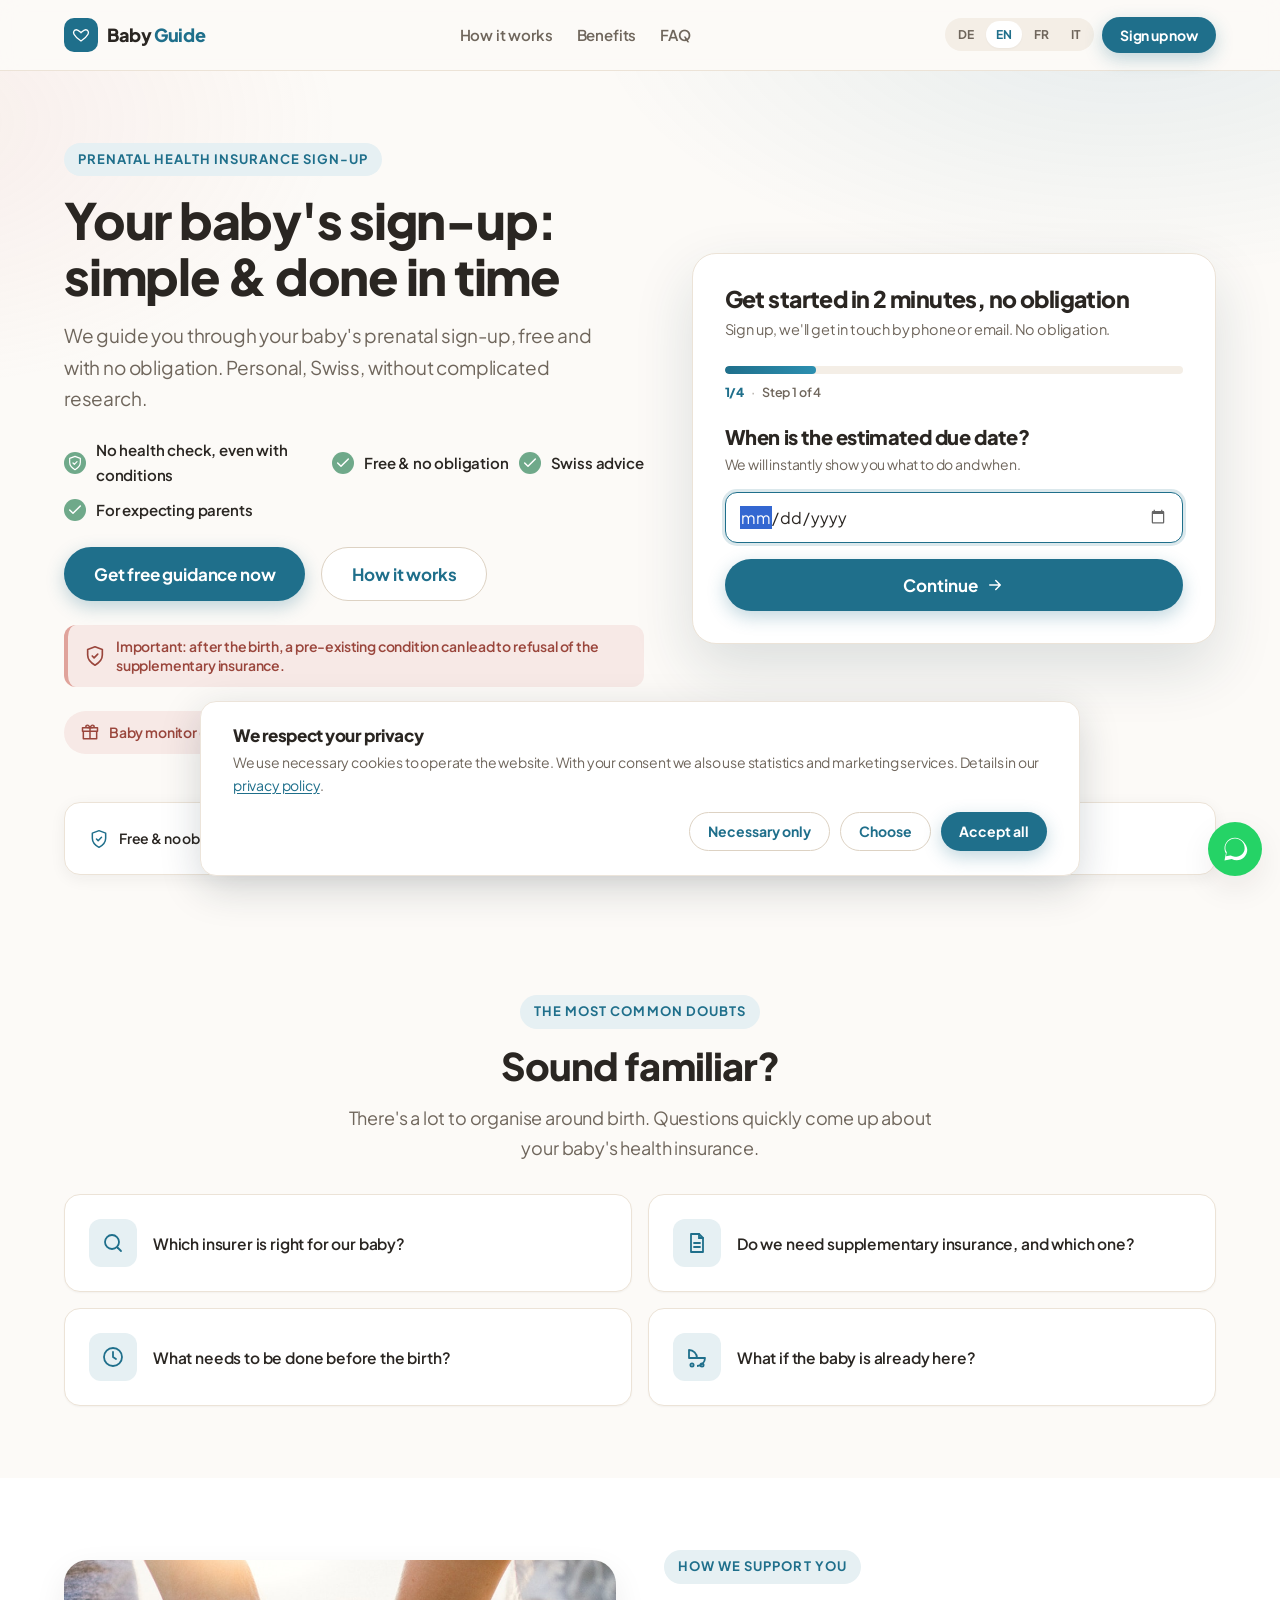
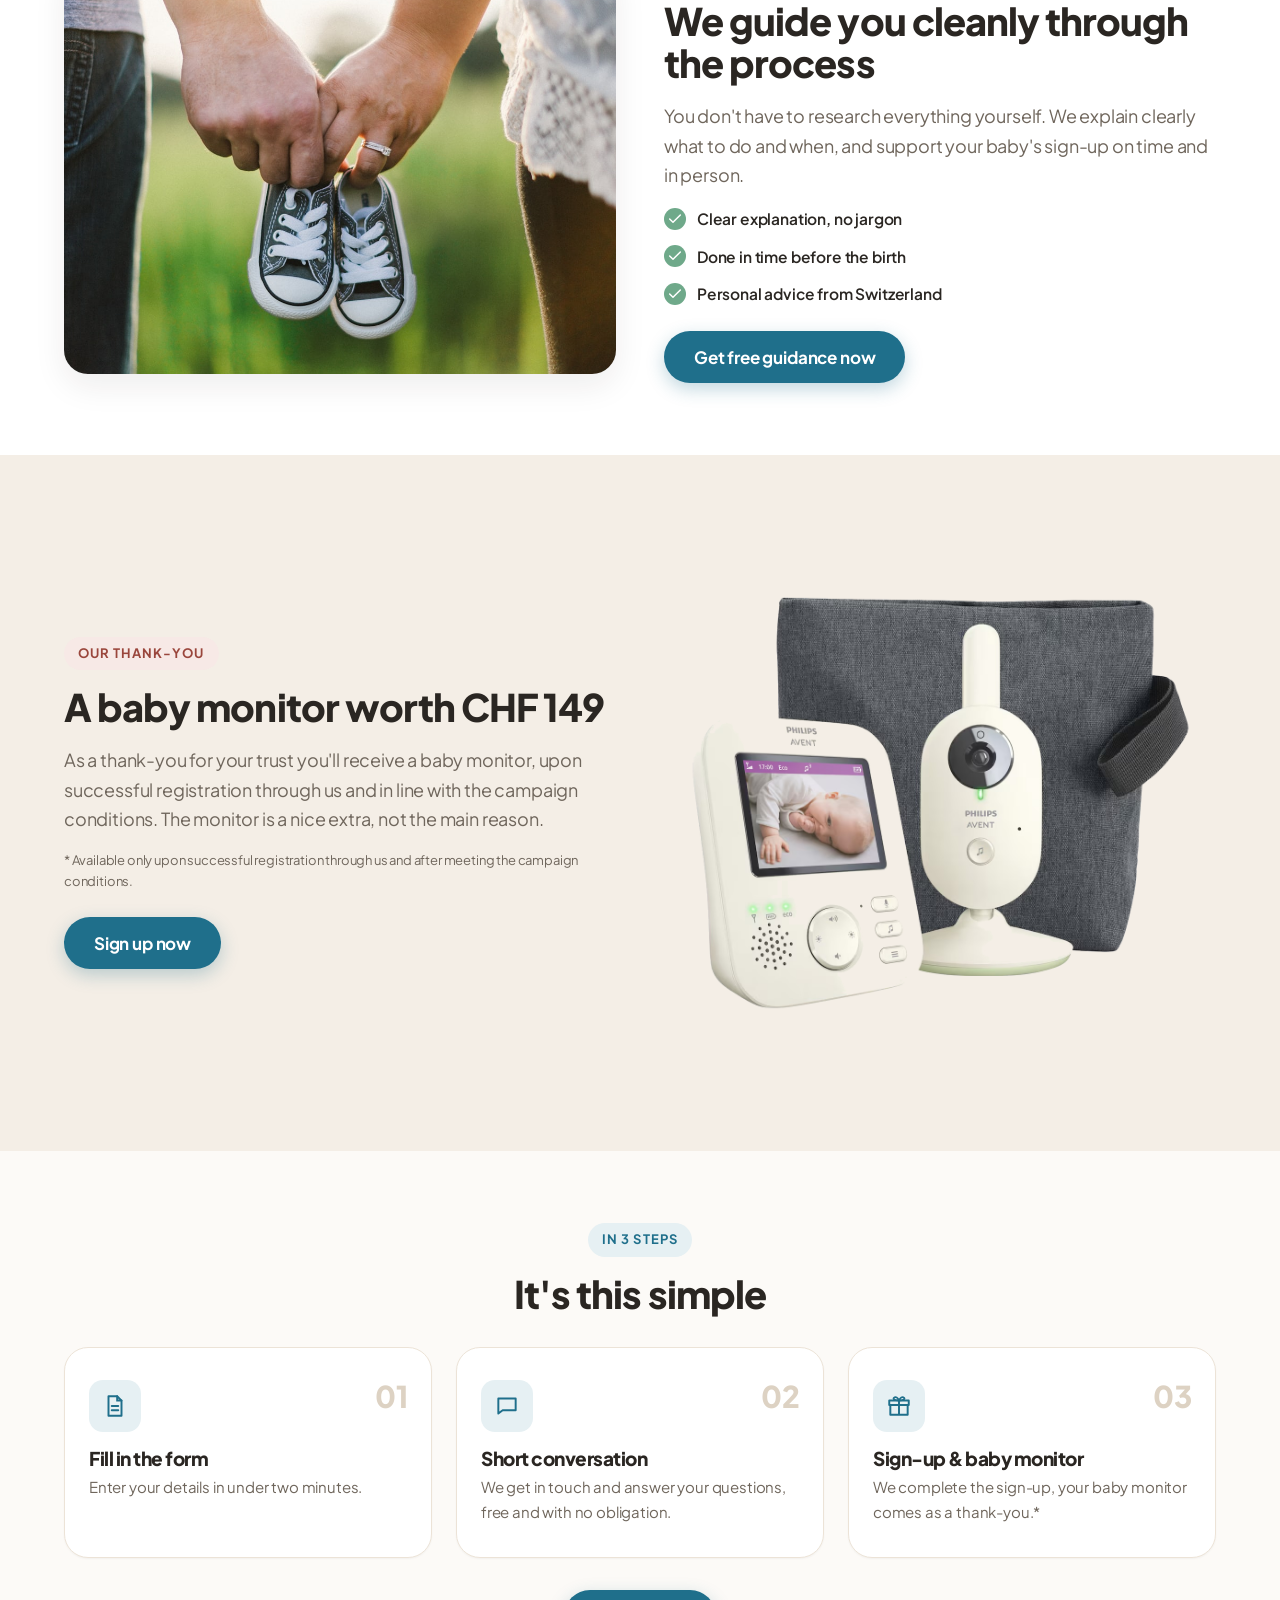
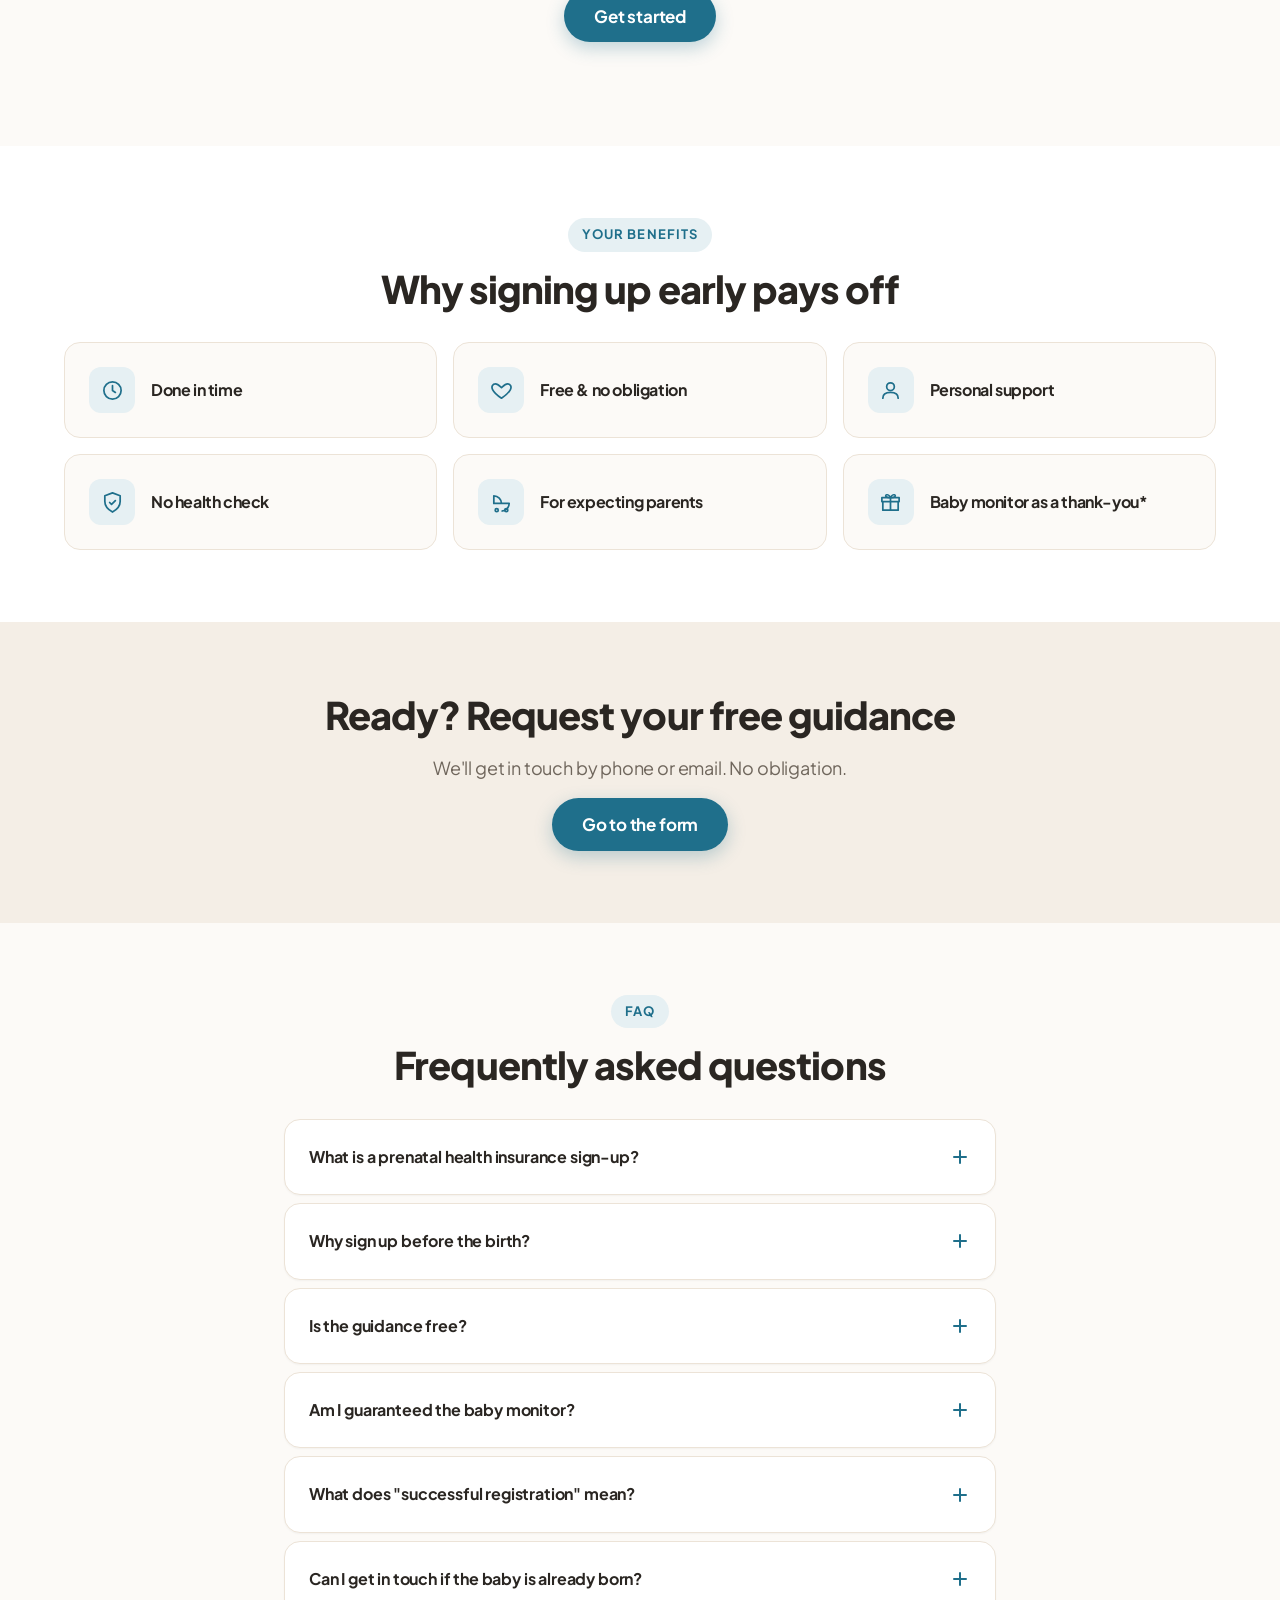
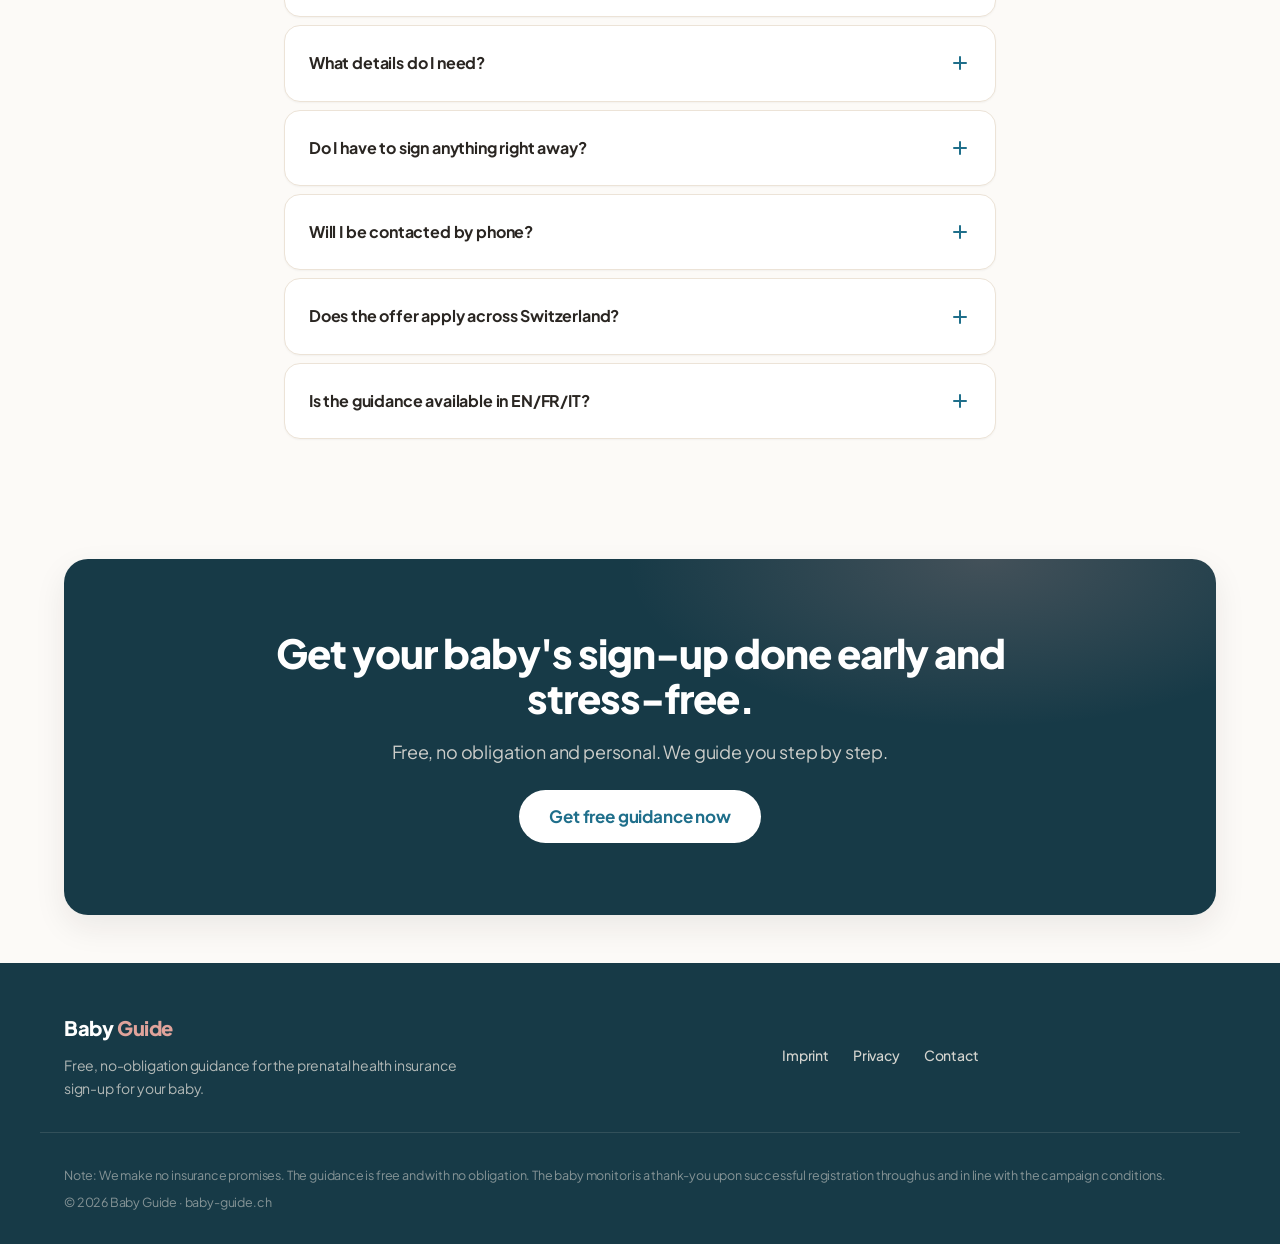
<file: index.html>
<!DOCTYPE html>
<!--
  ============================================================
  Baby Guide: Lead-Gen Landingpage
  Vorgeburtliche Krankenkassenanmeldung fürs Baby
  Stack: Semantisches HTML5 + CSS Custom Properties + Vanilla JS
  Ziel (KPI): Lead-Formular vollständig ausgefüllt & abgesendet
  ============================================================
-->
<html lang="de">
<head>
  <meta charset="UTF-8" />
  <meta name="viewport" content="width=device-width, initial-scale=1.0" />

  <!-- ===== SEO / Meta ===== -->
  <title data-i18n="meta.title">Baby Guide: Krankenkassenanmeldung fürs Baby</title>
  <meta name="description" data-i18n="meta.description"
        content="Kostenlose, unverbindliche Beratung zur vorgeburtlichen Krankenkassenanmeldung fürs Baby. Schweizer Beratung, einfach & rechtzeitig erledigt." />
  <link rel="canonical" href="https://baby-guide.ch/" />
  <meta name="robots" content="index, follow, max-image-preview:large, max-snippet:-1, max-video-preview:-1" />
  <meta name="theme-color" content="#ffffff" />
  <meta name="author" content="Finsion GmbH" />
  <meta name="geo.region" content="CH-ZH" />
  <meta name="geo.placename" content="Dübendorf" />

  <!-- ===== hreflang (eine URL, vier Sprachen per JS-Umschaltung) ===== -->
  <link rel="alternate" hreflang="de-CH" href="https://baby-guide.ch/" />
  <link rel="alternate" hreflang="en" href="https://baby-guide.ch/" />
  <link rel="alternate" hreflang="fr-CH" href="https://baby-guide.ch/" />
  <link rel="alternate" hreflang="it-CH" href="https://baby-guide.ch/" />
  <link rel="alternate" hreflang="x-default" href="https://baby-guide.ch/" />

  <!-- ===== Open Graph (Meta-Ads / Sharing) ===== -->
  <meta property="og:type" content="website" />
  <meta property="og:site_name" content="Baby Guide" />
  <meta property="og:title" data-i18n="meta.ogTitle" content="Krankenkassenanmeldung fürs Baby: einfach & rechtzeitig" />
  <meta property="og:description" data-i18n="meta.ogDescription"
        content="Kostenlose, unverbindliche Beratung zur vorgeburtlichen Anmeldung deines Babys. Als Dankeschön ein Babyphone bei erfolgreicher Anmeldung." />
  <meta property="og:url" content="https://baby-guide.ch/" />
  <meta property="og:locale" content="de_CH" />
  <meta property="og:locale:alternate" content="en_US" />
  <meta property="og:locale:alternate" content="fr_CH" />
  <meta property="og:locale:alternate" content="it_CH" />
  <!-- PLATZHALTER: Open-Graph-Bild (1200x630) -->
  <meta property="og:image" content="https://baby-guide.ch/assets/og-image.jpg" />
  <meta property="og:image:width" content="1200" />
  <meta property="og:image:height" content="630" />
  <meta property="og:image:alt" content="Baby Guide: Krankenkassenanmeldung fürs Baby" />

  <!-- ===== Twitter Card ===== -->
  <meta name="twitter:card" content="summary_large_image" />
  <meta name="twitter:title" data-i18n="meta.ogTitle" content="Krankenkassenanmeldung fürs Baby: einfach & rechtzeitig" />
  <meta name="twitter:description" data-i18n="meta.ogDescription"
        content="Kostenlose, unverbindliche Beratung zur vorgeburtlichen Anmeldung deines Babys." />
  <!-- PLATZHALTER: Twitter-Bild -->
  <meta name="twitter:image" content="https://baby-guide.ch/assets/og-image.jpg" />

  <!-- ===== Favicon-Platzhalter ===== -->
  <link rel="icon" href="/favicon.ico" sizes="any" />
  <link rel="icon" href="/favicon.svg" type="image/svg+xml" />
  <link rel="apple-touch-icon" href="/apple-touch-icon.png" />

  <!-- ===== Fonts: moderne humanistische Sans (Display + Body) mit System-Fallback ===== -->
  <link rel="preconnect" href="https://fonts.googleapis.com" />
  <link rel="preconnect" href="https://fonts.gstatic.com" crossorigin />
  <link rel="stylesheet"
        href="https://fonts.googleapis.com/css2?family=Plus+Jakarta+Sans:wght@400;500;600;700;800&display=swap" />

  <link rel="stylesheet" href="styles.css?v=32" />

  <!-- ============================================================
       Strukturierte Daten (Schema.org JSON-LD)
       Organisation · Website · Service · FAQ
       ============================================================ -->
  <script type="application/ld+json">
  {
    "@context": "https://schema.org",
    "@graph": [
      {
        "@type": "Organization",
        "@id": "https://baby-guide.ch/#organization",
        "name": "Baby Guide",
        "legalName": "Finsion GmbH",
        "url": "https://baby-guide.ch/",
        "logo": "https://baby-guide.ch/assets/og-image.jpg",
        "email": "info@finsion.ch",
        "address": {
          "@type": "PostalAddress",
          "streetAddress": "Im Schossacher 12",
          "postalCode": "8600",
          "addressLocality": "Dübendorf",
          "addressRegion": "ZH",
          "addressCountry": "CH"
        },
        "areaServed": {
          "@type": "Country",
          "name": "Schweiz"
        }
      },
      {
        "@type": "WebSite",
        "@id": "https://baby-guide.ch/#website",
        "url": "https://baby-guide.ch/",
        "name": "Baby Guide",
        "inLanguage": ["de-CH", "en", "fr-CH", "it-CH"],
        "publisher": { "@id": "https://baby-guide.ch/#organization" }
      },
      {
        "@type": "Service",
        "@id": "https://baby-guide.ch/#service",
        "name": "Vorgeburtliche Krankenkassenanmeldung fürs Baby",
        "serviceType": "Beratung zur vorgeburtlichen Krankenkassenanmeldung",
        "provider": { "@id": "https://baby-guide.ch/#organization" },
        "areaServed": { "@type": "Country", "name": "Schweiz" },
        "audience": {
          "@type": "Audience",
          "audienceType": "Werdende Eltern"
        },
        "offers": {
          "@type": "Offer",
          "price": "0",
          "priceCurrency": "CHF",
          "description": "Kostenlose und unverbindliche Beratung"
        }
      },
      {
        "@type": "FAQPage",
        "@id": "https://baby-guide.ch/#faq",
        "mainEntity": [
          { "@type": "Question", "name": "Was ist eine vorgeburtliche Krankenkassenanmeldung?", "acceptedAnswer": { "@type": "Answer", "text": "Es ist die Anmeldung deines Babys bei der Krankenkasse bereits vor der Geburt. So ist alles vorbereitet und die Versicherung kann fristgerecht starten, sobald dein Baby da ist." } },
          { "@type": "Question", "name": "Warum vor der Geburt anmelden?", "acceptedAnswer": { "@type": "Answer", "text": "Der wichtigste Grund: Bei der vorgeburtlichen Anmeldung werden die Zusatzversicherungen ohne Risikoprüfung aufgenommen. So ist dein Baby von der ersten Minute an geschützt, auch wenn es mit einem Geburtsgebrechen oder Leiden zur Welt kommt. Meldest du erst nach der Geburt an, ist meist eine Risikoprüfung nötig, und bei einem Leiden kann die Zusatzversicherung abgelehnt werden." } },
          { "@type": "Question", "name": "Ist die Beratung kostenlos?", "acceptedAnswer": { "@type": "Answer", "text": "Ja. Die Beratung ist komplett kostenlos und unverbindlich. Es entstehen dir keine Kosten und du gehst keine Verpflichtung ein." } },
          { "@type": "Question", "name": "Bekomme ich das Babyphone garantiert?", "acceptedAnswer": { "@type": "Answer", "text": "Das Babyphone ist ein Dankeschön bei erfolgreicher Anmeldung über uns und nach erfüllten Kampagnenbedingungen. Es ist ein nettes Extra, nicht der Hauptgrund für die Beratung." } },
          { "@type": "Question", "name": "Was bedeutet «erfolgreiche Anmeldung»?", "acceptedAnswer": { "@type": "Answer", "text": "Eine erfolgreiche Anmeldung bedeutet, dass die vorgeburtliche Krankenkassenanmeldung deines Babys über uns abgeschlossen wird. Die genauen Bedingungen findest du in den Kampagnenbedingungen." } },
          { "@type": "Question", "name": "Kann ich mich melden, wenn das Baby schon geboren ist?", "acceptedAnswer": { "@type": "Answer", "text": "Ja, melde dich trotzdem. Wir schauen gemeinsam, was in deiner Situation sinnvoll ist und welche Schritte noch offen sind." } },
          { "@type": "Question", "name": "Welche Angaben brauche ich?", "acceptedAnswer": { "@type": "Answer", "text": "Für den Start genügen Name, Telefonnummer, E-Mail, PLZ und der errechnete Geburtstermin. Alles Weitere besprechen wir im persönlichen Gespräch." } },
          { "@type": "Question", "name": "Muss ich direkt etwas unterschreiben?", "acceptedAnswer": { "@type": "Answer", "text": "Nein. Mit dem Formular forderst du nur die kostenlose Beratung an. Du entscheidest in aller Ruhe und gehst keine Verpflichtung ein." } },
          { "@type": "Question", "name": "Werde ich telefonisch kontaktiert?", "acceptedAnswer": { "@type": "Answer", "text": "Wir melden uns telefonisch oder per E-Mail, je nachdem, wie es dir am besten passt. Du kannst das im Gespräch jederzeit sagen." } },
          { "@type": "Question", "name": "Gilt das Angebot in der ganzen Schweiz?", "acceptedAnswer": { "@type": "Answer", "text": "Ja, unsere Beratung richtet sich an werdende Eltern in der ganzen Deutschschweiz und darüber hinaus." } },
          { "@type": "Question", "name": "Geht die Beratung auch auf EN/FR/IT?", "acceptedAnswer": { "@type": "Answer", "text": "Diese Seite ist auf Deutsch, Englisch, Französisch und Italienisch verfügbar. Sag uns einfach, in welcher Sprache du dich am wohlsten fühlst." } }
        ]
      }
    ]
  }
  </script>
</head>
<body>

  <!-- ============================================================
       SVG-Icon-Sprite (einmal definiert, per <use> referenziert)
       ============================================================ -->
  <svg width="0" height="0" style="position:absolute" aria-hidden="true" focusable="false">
    <defs>
      <symbol id="i-check" viewBox="0 0 24 24"><path d="M20 6 9 17l-5-5" fill="none" stroke="currentColor" stroke-width="2.2" stroke-linecap="round" stroke-linejoin="round"/></symbol>
      <symbol id="i-shield" viewBox="0 0 24 24"><path d="M12 2l8 3v6c0 5-3.5 8.5-8 11-4.5-2.5-8-6-8-11V5l8-3z" fill="none" stroke="currentColor" stroke-width="1.8" stroke-linejoin="round"/><path d="M9 12l2 2 4-4" fill="none" stroke="currentColor" stroke-width="1.8" stroke-linecap="round" stroke-linejoin="round"/></symbol>
      <symbol id="i-heart" viewBox="0 0 24 24"><path d="M12 20s-7-4.5-9.3-9C1.2 8.2 2.6 5 5.8 5 8 5 9.3 6.5 12 9c2.7-2.5 4-4 6.2-4 3.2 0 4.6 3.2 3.1 6-2.3 4.5-9.3 9-9.3 9z" fill="none" stroke="currentColor" stroke-width="1.8" stroke-linejoin="round"/></symbol>
      <symbol id="i-clock" viewBox="0 0 24 24"><circle cx="12" cy="12" r="9" fill="none" stroke="currentColor" stroke-width="1.8"/><path d="M12 7v5l3 2" fill="none" stroke="currentColor" stroke-width="1.8" stroke-linecap="round" stroke-linejoin="round"/></symbol>
      <symbol id="i-chat" viewBox="0 0 24 24"><path d="M4 5h16v11H8l-4 3V5z" fill="none" stroke="currentColor" stroke-width="1.8" stroke-linejoin="round"/></symbol>
      <symbol id="i-doc" viewBox="0 0 24 24"><path d="M6 3h8l4 4v14H6V3z" fill="none" stroke="currentColor" stroke-width="1.8" stroke-linejoin="round"/><path d="M14 3v4h4M9 12h6M9 16h6" fill="none" stroke="currentColor" stroke-width="1.8" stroke-linecap="round"/></symbol>
      <symbol id="i-gift" viewBox="0 0 24 24"><path d="M4 11h16v9H4v-9zM3 7h18v4H3V7zM12 7v13" fill="none" stroke="currentColor" stroke-width="1.8" stroke-linejoin="round"/><path d="M12 7S10.5 3 8 4s-.5 3 4 3zM12 7s1.5-4 4-3 .5 3-4 3z" fill="none" stroke="currentColor" stroke-width="1.6" stroke-linejoin="round"/></symbol>
      <symbol id="i-user" viewBox="0 0 24 24"><circle cx="12" cy="8" r="4" fill="none" stroke="currentColor" stroke-width="1.8"/><path d="M4 20c0-4 3.5-6 8-6s8 2 8 6" fill="none" stroke="currentColor" stroke-width="1.8" stroke-linecap="round"/></symbol>
      <symbol id="i-search" viewBox="0 0 24 24"><circle cx="11" cy="11" r="7" fill="none" stroke="currentColor" stroke-width="1.8"/><path d="m20 20-3.5-3.5" fill="none" stroke="currentColor" stroke-width="1.8" stroke-linecap="round"/></symbol>
      <symbol id="i-stroller" viewBox="0 0 24 24"><path d="M4 5a8 8 0 0 1 8 8H4V5zM12 13h8a8 8 0 0 1-8 8" fill="none" stroke="currentColor" stroke-width="1.8" stroke-linejoin="round"/><circle cx="7" cy="20" r="1.6" fill="none" stroke="currentColor" stroke-width="1.8"/><circle cx="17" cy="20" r="1.6" fill="none" stroke="currentColor" stroke-width="1.8"/></symbol>
      <symbol id="i-lock" viewBox="0 0 24 24"><rect x="5" y="11" width="14" height="9" rx="2" fill="none" stroke="currentColor" stroke-width="1.8"/><path d="M8 11V8a4 4 0 0 1 8 0v3" fill="none" stroke="currentColor" stroke-width="1.8"/></symbol>
      <symbol id="i-phone" viewBox="0 0 24 24"><path d="M6 3h4l2 5-3 2a11 11 0 0 0 5 5l2-3 5 2v4a2 2 0 0 1-2 2C10 21 3 14 3 5a2 2 0 0 1 2-2z" fill="none" stroke="currentColor" stroke-width="1.8" stroke-linejoin="round"/></symbol>
      <symbol id="i-arrow" viewBox="0 0 24 24"><path d="M5 12h14M13 6l6 6-6 6" fill="none" stroke="currentColor" stroke-width="2" stroke-linecap="round" stroke-linejoin="round"/></symbol>
    </defs>
  </svg>

  <!-- ============================================================
       HEADER (sticky)
       ============================================================ -->
  <header class="site-header" id="top">
    <div class="container header-inner">
      <a class="logo" href="#top" aria-label="Baby Guide: Startseite">
        <span class="logo-mark" aria-hidden="true">
          <svg viewBox="0 0 24 24" width="18" height="18"><use href="#i-heart"></use></svg>
        </span>
        <span class="logo-text">Baby <span class="logo-accent">Guide</span></span>
      </a>

      <nav class="main-nav" aria-label="Hauptnavigation">
        <a href="#ablauf" data-i18n="nav.process">So funktioniert's</a>
        <a href="#vorteile" data-i18n="nav.benefits">Vorteile</a>
        <a href="#faq" data-i18n="nav.faq">FAQ</a>
      </nav>

      <div class="header-actions">
        <!-- Sprachumschalter -->
        <div class="lang-switch" role="group" aria-label="Sprache wählen">
          <button type="button" class="lang-btn" data-lang="de" aria-pressed="true">DE</button>
          <button type="button" class="lang-btn" data-lang="en" aria-pressed="false">EN</button>
          <button type="button" class="lang-btn" data-lang="fr" aria-pressed="false">FR</button>
          <button type="button" class="lang-btn" data-lang="it" aria-pressed="false">IT</button>
        </div>
        <a href="#formular" class="btn btn-primary btn-sm header-cta" data-i18n="nav.cta">Jetzt anmelden</a>
        <button type="button" class="nav-toggle" aria-label="Menü öffnen" aria-expanded="false" aria-controls="mobileNav">
          <span></span><span></span><span></span>
        </button>
      </div>
    </div>

    <!-- Mobile-Navigation -->
    <nav class="mobile-nav" id="mobileNav" aria-label="Mobile Navigation" hidden>
      <a href="#ablauf" data-i18n="nav.process">So funktioniert's</a>
      <a href="#vorteile" data-i18n="nav.benefits">Vorteile</a>
      <a href="#faq" data-i18n="nav.faq">FAQ</a>
      <a href="#formular" class="btn btn-primary" data-i18n="nav.cta">Jetzt anmelden</a>
    </nav>
  </header>

  <main>
    <!-- ============================================================
         HERO
         ============================================================ -->
    <section class="hero">
      <div class="container hero-grid">
        <div class="hero-copy">
          <span class="eyebrow" data-i18n="hero.eyebrow">Vorgeburtliche Krankenkassenanmeldung</span>
          <h1 class="hero-title" data-i18n="hero.title">
            Die Anmeldung fürs Baby: einfach &amp; rechtzeitig erledigt
          </h1>
          <p class="hero-sub" data-i18n="hero.sub">
            Wir begleiten dich kostenlos und unverbindlich durch die vorgeburtliche Anmeldung deines Babys.
            Persönlich, in der Schweiz, ohne komplizierte Recherche.
          </p>

          <!-- Trust-Liste -->
          <ul class="hero-checks" aria-label="Vertrauenshinweise">
            <li><svg class="ic" aria-hidden="true"><use href="#i-shield"></use></svg> <span data-i18n="trust.noRisk">Ohne Risikoprüfung, auch bei Geburtsgebrechen</span></li>
            <li><svg class="ic" aria-hidden="true"><use href="#i-check"></use></svg> <span data-i18n="trust.free">Kostenlos &amp; unverbindlich</span></li>
            <li><svg class="ic" aria-hidden="true"><use href="#i-check"></use></svg> <span data-i18n="trust.swiss">Schweizer Beratung</span></li>
            <li><svg class="ic" aria-hidden="true"><use href="#i-check"></use></svg> <span data-i18n="trust.parents">Für werdende Eltern</span></li>
          </ul>

          <div class="hero-cta-row">
            <a href="#formular" class="btn btn-primary btn-lg" data-i18n="hero.cta">Jetzt kostenlos anmelden
              <svg class="ic-r" aria-hidden="true"><use href="#i-arrow"></use></svg>
            </a>
            <a href="#ablauf" class="btn btn-ghost btn-lg" data-i18n="hero.ctaSecondary">So funktioniert's</a>
          </div>

          <!-- Dringlichkeits-Hinweis (Loss Aversion) -->
          <p class="hero-urgency" role="note">
            <svg class="ic" aria-hidden="true"><use href="#i-shield"></use></svg>
            <span data-i18n="hero.urgency">Wichtig: Nach der Geburt droht bei einem Leiden die Ablehnung der Zusatzversicherung.</span>
          </p>

          <!-- Babyphone-Hinweis dezent -->
          <p class="hero-gift-note">
            <svg class="ic" aria-hidden="true"><use href="#i-gift"></use></svg>
            <span data-i18n="hero.giftNote">Babyphone (CHF 149) als Dankeschön bei erfolgreicher Anmeldung*</span>
          </p>
        </div>

        <!-- Formular bereits im Hero (Desktop) -->
        <aside class="hero-form-card" id="formular" aria-labelledby="formTitle">
          <div class="form-card-head">
            <h2 class="form-title" id="formTitle" data-i18n="form.title">In 2 Minuten unverbindlich starten</h2>
            <p class="form-lead" data-i18n="form.lead">
              Trag dich ein, wir melden uns telefonisch oder per E-Mail. Keine Verpflichtung.
            </p>
          </div>

          <form id="leadForm" novalidate>
            <!-- Honeypot (versteckt, nicht ausfüllen) -->
            <div class="hp-field" aria-hidden="true">
              <label for="company">Firma (bitte leer lassen)</label>
              <input type="text" id="company" name="company" tabindex="-1" autocomplete="off" />
            </div>

            <!-- Fortschritt (Endowed-Progress: startet nicht bei 0 %) -->
            <div class="wizard-progress">
              <div class="wizard-progress-bar"><span id="wizardBar" style="width:20%"></span></div>
              <p class="wizard-progress-label">
                <span class="wizard-step-count"><span id="wizardStepNow">1</span>/<span id="wizardStepTotal">4</span></span>
                <span class="wizard-progress-dot" aria-hidden="true">·</span>
                <span id="wizardProgressText" data-i18n="wizard.progressStart">Du hast schon angefangen</span>
              </p>
            </div>

            <!-- SCHRITT 1: Geburtstermin (Foot-in-the-door + Reziprozität) -->
            <div class="form-step is-active" data-step="1">
              <h3 class="step-q" data-i18n="wizard.q1">Wann ist der errechnete Geburtstermin?</h3>
              <p class="step-help" data-i18n="wizard.q1Help">Wir zeigen dir sofort, was wann zu erledigen ist.</p>
              <div class="form-field">
                <label for="dueDate" class="sr-only" data-i18n="form.dueDate">Errechneter Geburtstermin *</label>
                <input type="date" id="dueDate" name="dueDate" required
                       aria-required="true" aria-describedby="err-dueDate" />
                <p class="field-error" id="err-dueDate" aria-live="polite"></p>
              </div>

              <!-- Countdown (gibt, bevor es nimmt) -->
              <div class="due-result" id="dueResult" hidden>
                <div class="countdown-badge" id="countdownBadge"></div>
              </div>

              <div class="wizard-actions single">
                <button type="button" class="btn btn-primary btn-lg btn-block" data-next>
                  <span data-i18n="wizard.next">Weiter</span>
                  <svg class="ic-r" aria-hidden="true"><use href="#i-arrow"></use></svg>
                </button>
              </div>
            </div>

            <!-- SCHRITT 2: PLZ → Ort automatisch -->
            <div class="form-step" data-step="2">
              <h3 class="step-q" data-i18n="wizard.q2">Wo wohnt ihr?</h3>
              <p class="step-help" data-i18n="wizard.q2Help">Nur die PLZ, den Ort ergänzen wir automatisch.</p>
              <div class="form-row two">
                <div class="form-field">
                  <label for="zip" data-i18n="form.zip">PLZ *</label>
                  <input type="text" id="zip" name="zip" inputmode="numeric" maxlength="4" required
                         aria-required="true" aria-describedby="err-zip" autocomplete="postal-code"
                         placeholder="8000" />
                  <p class="field-error" id="err-zip" aria-live="polite"></p>
                </div>
                <div class="form-field">
                  <label for="ort" data-i18n="form.ort">Ort</label>
                  <input type="text" id="ort" name="ort" autocomplete="address-level2"
                         list="ortOptions" data-i18n-placeholder="form.ortPlaceholder" placeholder="wird ergänzt" />
                  <datalist id="ortOptions"></datalist>
                </div>
              </div>
              <div class="wizard-actions">
                <button type="button" class="btn btn-ghost wizard-back" data-back>
                  <span data-i18n="wizard.back">Zurück</span>
                </button>
                <button type="button" class="btn btn-primary wizard-grow" data-next>
                  <span data-i18n="wizard.next">Weiter</span>
                  <svg class="ic-r" aria-hidden="true"><use href="#i-arrow"></use></svg>
                </button>
              </div>
            </div>

            <!-- SCHRITT 3: Name -->
            <div class="form-step" data-step="3">
              <h3 class="step-q" data-i18n="wizard.q3">Wie heisst du?</h3>
              <p class="step-help" data-i18n="wizard.q3Help">Damit wir dich persönlich ansprechen können.</p>
              <div class="form-row two">
                <div class="form-field">
                  <label for="firstName" data-i18n="form.firstName">Vorname *</label>
                  <input type="text" id="firstName" name="firstName" autocomplete="given-name" required
                         aria-required="true" aria-describedby="err-firstName" />
                  <p class="field-error" id="err-firstName" aria-live="polite"></p>
                </div>
                <div class="form-field">
                  <label for="lastName" data-i18n="form.lastName">Nachname *</label>
                  <input type="text" id="lastName" name="lastName" autocomplete="family-name" required
                         aria-required="true" aria-describedby="err-lastName" />
                  <p class="field-error" id="err-lastName" aria-live="polite"></p>
                </div>
              </div>
              <div class="wizard-actions">
                <button type="button" class="btn btn-ghost wizard-back" data-back>
                  <span data-i18n="wizard.back">Zurück</span>
                </button>
                <button type="button" class="btn btn-primary wizard-grow" data-next>
                  <span data-i18n="wizard.next">Weiter</span>
                  <svg class="ic-r" aria-hidden="true"><use href="#i-arrow"></use></svg>
                </button>
              </div>
            </div>

            <!-- SCHRITT 4: Kontakt + Einwilligung + Absenden -->
            <div class="form-step" data-step="4">
              <h3 class="step-q" data-i18n="wizard.q4">Wie erreichen wir dich?</h3>
              <p class="step-help" data-i18n="wizard.q4Help">Kostenlos und unverbindlich, du entscheidest in aller Ruhe.</p>
              <div class="form-row two">
                <div class="form-field">
                  <label for="phone" data-i18n="form.phone">Telefonnummer *</label>
                  <input type="tel" id="phone" name="phone" autocomplete="tel" inputmode="tel" required
                         aria-required="true" aria-describedby="err-phone"
                         data-i18n-placeholder="form.phonePlaceholder" placeholder="+41 79 123 45 67" />
                  <p class="field-error" id="err-phone" aria-live="polite"></p>
                </div>
                <div class="form-field">
                  <label for="email" data-i18n="form.email">E-Mail *</label>
                  <input type="email" id="email" name="email" autocomplete="email" inputmode="email" required
                         aria-required="true" aria-describedby="err-email"
                         placeholder="name@beispiel.ch" />
                  <p class="field-error" id="err-email" aria-live="polite"></p>
                </div>
              </div>

              <!-- Optional: Anmeldung bei aktueller Krankenkasse -->
              <div class="form-field checkbox-field">
                <label class="checkbox">
                  <input type="checkbox" id="keepInsurer" name="keepInsurer" aria-controls="insurerWrap" aria-expanded="false" />
                  <span class="checkbox-text" data-i18n="form.keepInsurer">Ich möchte die Anmeldung bei meiner aktuellen Krankenkasse.</span>
                </label>
              </div>
              <div class="form-field insurer-wrap" id="insurerWrap" hidden>
                <label for="insurer" data-i18n="form.insurer">Aktuelle Krankenkasse</label>
                <select id="insurer" name="insurer" autocomplete="off">
                  <option value="" data-i18n="form.insurerPlaceholder">Bitte wählen …</option>
                  <option value="Agrisano">Agrisano</option>
                  <option value="Assura">Assura</option>
                  <option value="Atupri">Atupri</option>
                  <option value="Concordia">Concordia</option>
                  <option value="CSS">CSS</option>
                  <option value="EGK">EGK</option>
                  <option value="Groupe Mutuel">Groupe Mutuel</option>
                  <option value="Helsana">Helsana</option>
                  <option value="KPT">KPT</option>
                  <option value="ÖKK">ÖKK</option>
                  <option value="Sanitas">Sanitas</option>
                  <option value="Swica">Swica</option>
                  <option value="Sympany">Sympany</option>
                  <option value="Visana">Visana</option>
                  <option value="other" data-i18n="form.insurerOther">Andere</option>
                </select>
                <p class="insurer-note">
                  <svg class="ic" aria-hidden="true"><use href="#i-check"></use></svg>
                  <span data-i18n="form.insurerNote">Wir berücksichtigen deinen Wunsch gerne.</span>
                </p>
              </div>

              <!-- Pflicht-Checkbox Datenschutz (NICHT vorausgewählt) -->
              <div class="form-field checkbox-field">
                <label class="checkbox">
                  <input type="checkbox" id="privacy" name="privacy" required aria-required="true"
                         aria-describedby="err-privacy" />
                  <span class="checkbox-text"><span data-i18n="form.privacy">Ich akzeptiere die</span> <a href="REPLACE_PRIVACY_URL" target="_blank" rel="noopener" class="inline-link" data-i18n="form.privacyLink">Datenschutzerklärung</a><span data-i18n="form.privacyStar">. *</span></span>
                </label>
                <p class="field-error" id="err-privacy" aria-live="polite"></p>
              </div>

              <div class="wizard-actions">
                <button type="button" class="btn btn-ghost wizard-back" data-back>
                  <span data-i18n="wizard.back">Zurück</span>
                </button>
                <button type="submit" class="btn btn-primary btn-lg wizard-grow" id="submitBtn">
                  <span class="btn-label" data-i18n="form.submit">Unverbindlich anfragen</span>
                  <span class="btn-spinner" aria-hidden="true"></span>
                </button>
              </div>

              <p class="form-microcopy">
                <svg class="ic" aria-hidden="true"><use href="#i-gift"></use></svg>
                <span data-i18n="form.microcopy">Babyphone im Wert von CHF 149 als Dankeschön bei erfolgreicher Anmeldung.*</span>
              </p>

              <!-- Allgemeine Statusmeldung -->
              <p class="form-status" id="formStatus" role="alert" aria-live="assertive" hidden></p>
            </div>
          </form>

          <!-- Erfolgsmeldung (ersetzt Formular) -->
          <div class="form-success" id="formSuccess" role="status" aria-live="polite" hidden tabindex="-1">
            <div class="success-icon" aria-hidden="true">
              <svg viewBox="0 0 24 24" width="30" height="30"><use href="#i-check"></use></svg>
            </div>
            <h3 data-i18n="success.title">Danke, wir haben deine Anfrage erhalten!</h3>
            <p data-i18n="success.text">Wir melden uns in Kürze bei dir. Du kannst auch direkt einen Termin buchen.</p>
            <a href="REPLACE_CALENDLY_URL" target="_blank" rel="noopener" class="btn btn-primary btn-lg" id="calendlyBtn" data-i18n="success.calendly" hidden>
              Beratungstermin direkt buchen
            </a>
          </div>
        </aside>
      </div>

      <!-- Trust-Leiste unter dem Hero -->
      <div class="container">
        <ul class="trust-strip" aria-label="Warum Baby Guide">
          <li><svg class="ic" aria-hidden="true"><use href="#i-shield"></use></svg> <span data-i18n="strip.free">Kostenlos &amp; unverbindlich</span></li>
          <li><svg class="ic" aria-hidden="true"><use href="#i-heart"></use></svg> <span data-i18n="strip.swiss">Persönliche Schweizer Beratung</span></li>
          <li><svg class="ic" aria-hidden="true"><use href="#i-lock"></use></svg> <span data-i18n="strip.data">Daten vertraulich behandelt</span></li>
          <li><svg class="ic" aria-hidden="true"><use href="#i-clock"></use></svg> <span data-i18n="strip.fast">Schnelle Rückmeldung</span></li>
        </ul>
      </div>
    </section>

    <!-- ============================================================
         PROBLEM
         ============================================================ -->
    <section class="section problem-section">
      <div class="container narrow center">
        <span class="eyebrow" data-i18n="problem.eyebrow">Die häufigsten Unsicherheiten</span>
        <h2 class="section-title" data-i18n="problem.title">Kennst du diese Fragen?</h2>
        <p class="section-lead" data-i18n="problem.lead">
          Rund um die Geburt gibt es viel zu organisieren. Bei der Krankenkasse fürs Baby tauchen schnell Unsicherheiten auf.
        </p>
      </div>
      <div class="container">
        <div class="card-grid">
          <div class="info-card">
            <span class="info-ic" aria-hidden="true"><svg><use href="#i-search"></use></svg></span>
            <p data-i18n="problem.q1">Welche Krankenkasse passt zu unserem Baby?</p>
          </div>
          <div class="info-card">
            <span class="info-ic" aria-hidden="true"><svg><use href="#i-doc"></use></svg></span>
            <p data-i18n="problem.q2">Brauchen wir eine Zusatzversicherung, und welche?</p>
          </div>
          <div class="info-card">
            <span class="info-ic" aria-hidden="true"><svg><use href="#i-clock"></use></svg></span>
            <p data-i18n="problem.q3">Was muss vor der Geburt erledigt sein?</p>
          </div>
          <div class="info-card">
            <span class="info-ic" aria-hidden="true"><svg><use href="#i-stroller"></use></svg></span>
            <p data-i18n="problem.q4">Was, wenn das Baby schon da ist?</p>
          </div>
        </div>
      </div>
    </section>

    <!-- ============================================================
         LÖSUNG
         ============================================================ -->
    <section class="section solution-section">
      <div class="container split">
        <div class="split-media">
          <!-- Bild: werdende Eltern -->
          <img src="assets/solution.jpg" alt="Werdende Eltern halten kleine Babyschuhe"
               width="560" height="460" loading="lazy" class="rounded-img" />
        </div>
        <div class="split-copy">
          <span class="eyebrow" data-i18n="solution.eyebrow">So unterstützen wir dich</span>
          <h2 class="section-title" data-i18n="solution.title">Wir führen dich sauber durch den Prozess</h2>
          <p class="section-lead" data-i18n="solution.lead">
            Du musst nicht alles selbst recherchieren. Wir erklären dir verständlich, was wann zu tun ist,
            und begleiten die Anmeldung deines Babys rechtzeitig und persönlich.
          </p>
          <ul class="check-list">
            <li><svg class="ic" aria-hidden="true"><use href="#i-check"></use></svg> <span data-i18n="solution.p1">Verständliche Erklärung, ohne Fachjargon</span></li>
            <li><svg class="ic" aria-hidden="true"><use href="#i-check"></use></svg> <span data-i18n="solution.p2">Rechtzeitig vor der Geburt erledigt</span></li>
            <li><svg class="ic" aria-hidden="true"><use href="#i-check"></use></svg> <span data-i18n="solution.p3">Persönliche Beratung aus der Schweiz</span></li>
          </ul>
          <a href="#formular" class="btn btn-primary btn-lg" data-i18n="solution.cta">Jetzt kostenlos anmelden</a>
        </div>
      </div>
    </section>

    <!-- ============================================================
         BABYPHONE-ABSCHNITT (transparent)
         ============================================================ -->
    <section class="section gift-section">
      <div class="container split reverse">
        <div class="split-media">
          <!-- Bild: Babyphone (Philips Avent) als Dankeschoen, freigestellt -->
          <img src="assets/babyphone.png?v=32" alt="Philips Avent Babyphone mit Kamera und Tasche, das Dankeschoen bei erfolgreicher Anmeldung"
               width="520" height="520" loading="lazy" class="rounded-img gift-img" />
        </div>
        <div class="split-copy">
          <span class="eyebrow eyebrow-rose" data-i18n="gift.badge">Unser Dankeschön</span>
          <h2 class="section-title" data-i18n="gift.title">Ein Babyphone im Wert von CHF 149</h2>
          <p class="section-lead" data-i18n="gift.lead">
            Als Dankeschön für dein Vertrauen erhältst du ein Babyphone, bei erfolgreicher Anmeldung über uns
            und gemäss den Kampagnenbedingungen. Das Babyphone ist ein nettes Extra, nicht der Hauptgrund.
          </p>
          <p class="fineprint" data-i18n="gift.condition">
            * Erhältlich ausschliesslich bei erfolgreicher Anmeldung über uns und nach erfüllten Kampagnenbedingungen.
          </p>
          <a href="#formular" class="btn btn-primary btn-lg" data-i18n="gift.cta">Jetzt anmelden</a>
        </div>
      </div>
    </section>

    <!-- ============================================================
         ABLAUF IN 3 SCHRITTEN
         ============================================================ -->
    <section class="section steps-section" id="ablauf">
      <div class="container">
        <div class="center">
          <span class="eyebrow" data-i18n="steps.eyebrow">In 3 Schritten</span>
          <h2 class="section-title" data-i18n="steps.title">So einfach geht's</h2>
        </div>
        <ol class="steps-grid">
          <li class="step-card">
            <span class="step-ic" aria-hidden="true"><svg><use href="#i-doc"></use></svg></span>
            <span class="step-num" aria-hidden="true">01</span>
            <h3 data-i18n="steps.s1Title">Formular ausfüllen</h3>
            <p data-i18n="steps.s1Text">Trag deine Angaben ein, in weniger als zwei Minuten.</p>
          </li>
          <li class="step-card">
            <span class="step-ic" aria-hidden="true"><svg><use href="#i-chat"></use></svg></span>
            <span class="step-num" aria-hidden="true">02</span>
            <h3 data-i18n="steps.s2Title">Kurzes Gespräch</h3>
            <p data-i18n="steps.s2Text">Wir melden uns und klären deine Fragen, kostenlos und unverbindlich.</p>
          </li>
          <li class="step-card">
            <span class="step-ic" aria-hidden="true"><svg><use href="#i-gift"></use></svg></span>
            <span class="step-num" aria-hidden="true">03</span>
            <h3 data-i18n="steps.s3Title">Anmeldung &amp; Babyphone</h3>
            <p data-i18n="steps.s3Text">Wir schliessen die Anmeldung ab, dein Babyphone gibt's als Dankeschön.*</p>
          </li>
        </ol>
        <div class="center">
          <a href="#formular" class="btn btn-primary btn-lg" data-i18n="steps.cta">Jetzt starten</a>
        </div>
      </div>
    </section>

    <!-- ============================================================
         VORTEILE (Benefit-Grid)
         ============================================================ -->
    <section class="section benefits-section" id="vorteile">
      <div class="container">
        <div class="center">
          <span class="eyebrow" data-i18n="benefits.eyebrow">Deine Vorteile</span>
          <h2 class="section-title" data-i18n="benefits.title">Darum lohnt sich die frühzeitige Anmeldung</h2>
        </div>
        <div class="benefit-grid">
          <div class="benefit-card"><span class="benefit-ic" aria-hidden="true"><svg><use href="#i-clock"></use></svg></span><h3 data-i18n="benefits.b1">Frühzeitig erledigt</h3></div>
          <div class="benefit-card"><span class="benefit-ic" aria-hidden="true"><svg><use href="#i-heart"></use></svg></span><h3 data-i18n="benefits.b2">Kostenlos &amp; unverbindlich</h3></div>
          <div class="benefit-card"><span class="benefit-ic" aria-hidden="true"><svg><use href="#i-user"></use></svg></span><h3 data-i18n="benefits.b3">Persönliche Unterstützung</h3></div>
          <div class="benefit-card"><span class="benefit-ic" aria-hidden="true"><svg><use href="#i-shield"></use></svg></span><h3 data-i18n="benefits.b4">Ohne Risikoprüfung</h3></div>
          <div class="benefit-card"><span class="benefit-ic" aria-hidden="true"><svg><use href="#i-stroller"></use></svg></span><h3 data-i18n="benefits.b5">Für werdende Eltern</h3></div>
          <div class="benefit-card"><span class="benefit-ic" aria-hidden="true"><svg><use href="#i-gift"></use></svg></span><h3 data-i18n="benefits.b6">Babyphone als Dankeschön*</h3></div>
        </div>
      </div>
    </section>

    <!-- ============================================================
         ZWEITER FORMULAR-ANKER (für Mobile-Fluss)
         ============================================================ -->
    <section class="section form-recall-section">
      <div class="container narrow center">
        <h2 class="section-title" data-i18n="formRecall.title">Bereit? Fordere deine kostenlose Beratung an</h2>
        <p class="section-lead" data-i18n="formRecall.lead">
          Wir melden uns telefonisch oder per E-Mail. Keine Verpflichtung.
        </p>
        <a href="#formular" class="btn btn-primary btn-lg" data-i18n="formRecall.cta">Zum Formular</a>
      </div>
    </section>

    <!-- ============================================================
         FAQ (Akkordeon)
         ============================================================ -->
    <section class="section faq-section" id="faq">
      <div class="container narrow">
        <div class="center">
          <span class="eyebrow" data-i18n="faq.eyebrow">FAQ</span>
          <h2 class="section-title" data-i18n="faq.title">Häufige Fragen</h2>
        </div>
        <div class="faq-list">

          <details class="faq-item">
            <summary><span data-i18n="faq.q1">Was ist eine vorgeburtliche Krankenkassenanmeldung?</span><span class="faq-toggle" aria-hidden="true"></span></summary>
            <div class="faq-answer"><p data-i18n="faq.a1">Es ist die Anmeldung deines Babys bei der Krankenkasse bereits vor der Geburt. So ist alles vorbereitet und die Versicherung kann fristgerecht starten, sobald dein Baby da ist.</p></div>
          </details>

          <details class="faq-item">
            <summary><span data-i18n="faq.q2">Warum vor der Geburt anmelden?</span><span class="faq-toggle" aria-hidden="true"></span></summary>
            <div class="faq-answer"><p data-i18n="faq.a2">Der wichtigste Grund: Bei der vorgeburtlichen Anmeldung werden die Zusatzversicherungen ohne Risikoprüfung aufgenommen. So ist dein Baby von der ersten Minute an geschützt, auch wenn es mit einem Geburtsgebrechen oder Leiden zur Welt kommt. Meldest du erst nach der Geburt an, ist meist eine Risikoprüfung nötig, und bei einem Leiden kann die Zusatzversicherung abgelehnt werden.</p></div>
          </details>

          <details class="faq-item">
            <summary><span data-i18n="faq.q3">Ist die Beratung kostenlos?</span><span class="faq-toggle" aria-hidden="true"></span></summary>
            <div class="faq-answer"><p data-i18n="faq.a3">Ja. Die Beratung ist komplett kostenlos und unverbindlich. Es entstehen dir keine Kosten und du gehst keine Verpflichtung ein.</p></div>
          </details>

          <details class="faq-item">
            <summary><span data-i18n="faq.q4">Bekomme ich das Babyphone garantiert?</span><span class="faq-toggle" aria-hidden="true"></span></summary>
            <div class="faq-answer"><p data-i18n="faq.a4">Das Babyphone ist ein Dankeschön bei erfolgreicher Anmeldung über uns und nach erfüllten Kampagnenbedingungen. Es ist ein nettes Extra, nicht der Hauptgrund für die Beratung.</p></div>
          </details>

          <details class="faq-item">
            <summary><span data-i18n="faq.q5">Was bedeutet «erfolgreiche Anmeldung»?</span><span class="faq-toggle" aria-hidden="true"></span></summary>
            <div class="faq-answer"><p data-i18n="faq.a5">Eine erfolgreiche Anmeldung bedeutet, dass die vorgeburtliche Krankenkassenanmeldung deines Babys über uns abgeschlossen wird. Die genauen Bedingungen findest du in den Kampagnenbedingungen.</p></div>
          </details>

          <details class="faq-item">
            <summary><span data-i18n="faq.q6">Kann ich mich melden, wenn das Baby schon geboren ist?</span><span class="faq-toggle" aria-hidden="true"></span></summary>
            <div class="faq-answer"><p data-i18n="faq.a6">Ja, melde dich trotzdem. Wir schauen gemeinsam, was in deiner Situation sinnvoll ist und welche Schritte noch offen sind.</p></div>
          </details>

          <details class="faq-item">
            <summary><span data-i18n="faq.q7">Welche Angaben brauche ich?</span><span class="faq-toggle" aria-hidden="true"></span></summary>
            <div class="faq-answer"><p data-i18n="faq.a7">Für den Start genügen Name, Telefonnummer, E-Mail, PLZ und der errechnete Geburtstermin. Alles Weitere besprechen wir im persönlichen Gespräch.</p></div>
          </details>

          <details class="faq-item">
            <summary><span data-i18n="faq.q8">Muss ich direkt etwas unterschreiben?</span><span class="faq-toggle" aria-hidden="true"></span></summary>
            <div class="faq-answer"><p data-i18n="faq.a8">Nein. Mit dem Formular forderst du nur die kostenlose Beratung an. Du entscheidest in aller Ruhe und gehst keine Verpflichtung ein.</p></div>
          </details>

          <details class="faq-item">
            <summary><span data-i18n="faq.q9">Werde ich telefonisch kontaktiert?</span><span class="faq-toggle" aria-hidden="true"></span></summary>
            <div class="faq-answer"><p data-i18n="faq.a9">Wir melden uns telefonisch oder per E-Mail, je nachdem, wie es dir am besten passt. Du kannst das im Gespräch jederzeit sagen.</p></div>
          </details>

          <details class="faq-item">
            <summary><span data-i18n="faq.q10">Gilt das Angebot in der ganzen Schweiz?</span><span class="faq-toggle" aria-hidden="true"></span></summary>
            <div class="faq-answer"><p data-i18n="faq.a10">Ja, unsere Beratung richtet sich an werdende Eltern in der ganzen Deutschschweiz und darüber hinaus.</p></div>
          </details>

          <details class="faq-item">
            <summary><span data-i18n="faq.q11">Geht die Beratung auch auf EN/FR/IT?</span><span class="faq-toggle" aria-hidden="true"></span></summary>
            <div class="faq-answer"><p data-i18n="faq.a11">Diese Seite ist auf Deutsch, Englisch, Französisch und Italienisch verfügbar. Sag uns einfach, in welcher Sprache du dich am wohlsten fühlst.</p></div>
          </details>

        </div>
      </div>
    </section>

    <!-- ============================================================
         ABSCHLUSS-CTA
         ============================================================ -->
    <section class="section final-cta">
      <div class="container">
        <div class="final-cta-inner center">
          <h2 class="final-title" data-i18n="finalCta.title">Erledige die Anmeldung fürs Baby frühzeitig und stressfrei.</h2>
          <p class="final-lead" data-i18n="finalCta.lead">
            Kostenlos, unverbindlich und persönlich. Wir begleiten dich Schritt für Schritt.
          </p>
          <a href="#formular" class="btn btn-light btn-lg" data-i18n="finalCta.cta">Jetzt kostenlos anmelden
            <svg class="ic-r" aria-hidden="true"><use href="#i-arrow"></use></svg>
          </a>
        </div>
      </div>
    </section>
  </main>

  <!-- ============================================================
       FOOTER
       ============================================================ -->
  <footer class="site-footer">
    <div class="container footer-inner">
      <div class="footer-brand">
        <span class="logo-text footer-logo">Baby <span class="logo-accent">Guide</span></span>
        <p class="footer-tagline" data-i18n="footer.tagline">Kostenlose, unverbindliche Beratung zur vorgeburtlichen Krankenkassenanmeldung fürs Baby.</p>
      </div>
      <nav class="footer-links" aria-label="Footer-Navigation">
        <a href="/impressum.html" data-i18n="footer.imprint">Impressum</a>
        <a href="/datenschutz.html" data-i18n="footer.privacy">Datenschutz</a>
        <a href="#formular" data-i18n="footer.contact">Kontakt</a>
      </nav>
    </div>
    <div class="container footer-legal-wrap">
      <p class="legal-note" data-i18n="footer.legal">
        Hinweis: Wir geben kein Versicherungsversprechen ab. Die Beratung ist kostenlos und unverbindlich.
        Das Babyphone ist ein Dankeschön bei erfolgreicher Anmeldung über uns und gemäss den Kampagnenbedingungen.
      </p>
      <p class="legal-note">© <span id="year">2026</span> Baby Guide · baby-guide.ch</p>
    </div>
  </footer>

  <!-- ============================================================
       Sticky Mobile-CTA-Leiste
       ============================================================ -->
  <div class="sticky-cta" id="stickyCta">
    <a href="#formular" class="btn btn-primary btn-block" data-i18n="sticky.cta">Jetzt kostenlos anmelden</a>
  </div>

  <!-- ============================================================
       Optionaler WhatsApp-Floating-Button (JS blendet ihn ein)
       ============================================================ -->
  <a href="#" class="whatsapp-fab" id="whatsappFab" aria-label="WhatsApp Chat" hidden>
    <svg viewBox="0 0 32 32" width="28" height="28" aria-hidden="true" fill="currentColor">
      <path d="M16 3C9.4 3 4 8.4 4 15c0 2.1.6 4.1 1.6 5.9L4 29l8.3-1.6c1.7.9 3.6 1.4 5.7 1.4 6.6 0 12-5.4 12-12S22.6 3 16 3zm0 21.8c-1.8 0-3.5-.5-5-1.3l-.4-.2-4.9 1 1-4.8-.3-.4C5.6 18.4 5 16.7 5 15 5 9 9.9 4.1 16 4.1S27 9 27 15 22.1 24.8 16 24.8z"/>
    </svg>
  </a>

  <!-- ============================================================
       Exit-Intent-Reminder (freundlich, keine Falle): JS steuert Anzeige
       ============================================================ -->
  <div class="exit-modal" id="exitModal" role="dialog" aria-modal="true"
       aria-labelledby="exitTitle" aria-describedby="exitText" hidden>
    <div class="exit-card" role="document">
      <button type="button" class="exit-close" data-close aria-label="Schliessen">
        <svg viewBox="0 0 24 24" width="20" height="20" aria-hidden="true" fill="none" stroke="currentColor" stroke-width="2" stroke-linecap="round"><path d="M6 6l12 12M18 6L6 18"/></svg>
      </button>
      <div class="exit-icon" aria-hidden="true">
        <svg class="ic" aria-hidden="true"><use href="#i-clock"></use></svg>
      </div>
      <h3 id="exitTitle" data-i18n="exit.title">Termin noch nicht eingetragen?</h3>
      <p id="exitText" data-i18n="exit.text">Dauert nur 30 Sekunden, und wir melden uns kostenlos und unverbindlich bei dir.</p>
      <button type="button" class="btn btn-primary btn-lg btn-block" data-focus-form data-i18n="exit.cta">Jetzt in 30 Sekunden starten</button>
      <button type="button" class="exit-dismiss" data-close data-i18n="exit.dismiss">Später</button>
    </div>
  </div>

  <!-- ============================================================
       Cookie-/Consent-Banner (revDSG): Statistik & Marketing
       laden erst nach ausdrücklicher Einwilligung.
       ============================================================ -->
  <div class="consent" id="consent" role="dialog" aria-modal="false"
       aria-labelledby="consentTitle" aria-describedby="consentText" hidden>
    <div class="consent-card">
      <div class="consent-body">
        <h3 id="consentTitle" data-i18n="consent.title">Wir respektieren deine Privatsphäre</h3>
        <p id="consentText">
          <span data-i18n="consent.text">Wir verwenden notwendige Cookies für den Betrieb der Website. Mit deiner Einwilligung nutzen wir zusätzlich Statistik- und Marketing-Dienste. Details in der</span>
          <a href="/datenschutz.html" data-i18n="consent.link">Datenschutzerklärung</a>.
        </p>

        <div class="consent-options" id="consentOptions" hidden>
          <label class="consent-opt">
            <input type="checkbox" checked disabled />
            <span>
              <strong data-i18n="consent.necessary">Notwendig</strong>
              <small data-i18n="consent.necessaryHint">Für den Grundbetrieb erforderlich. Immer aktiv.</small>
            </span>
          </label>
          <label class="consent-opt">
            <input type="checkbox" id="consentStats" />
            <span>
              <strong data-i18n="consent.stats">Statistik</strong>
              <small data-i18n="consent.statsHint">Google Analytics: anonyme Nutzungsanalyse.</small>
            </span>
          </label>
          <label class="consent-opt">
            <input type="checkbox" id="consentMarketing" />
            <span>
              <strong data-i18n="consent.marketing">Marketing</strong>
              <small data-i18n="consent.marketingHint">Meta-Pixel: Messung und Optimierung von Werbung.</small>
            </span>
          </label>
        </div>
      </div>

      <div class="consent-actions">
        <button type="button" class="btn btn-ghost btn-sm" id="consentReject" data-i18n="consent.reject">Nur notwendige</button>
        <button type="button" class="btn btn-ghost btn-sm" id="consentCustomize" data-i18n="consent.customize">Auswählen</button>
        <button type="button" class="btn btn-ghost btn-sm" id="consentSave" data-i18n="consent.save" hidden>Auswahl speichern</button>
        <button type="button" class="btn btn-primary btn-sm" id="consentAccept" data-i18n="consent.accept">Alle akzeptieren</button>
      </div>
    </div>
  </div>

  <script src="script.js?v=32"></script>
</body>
</html>
</file>
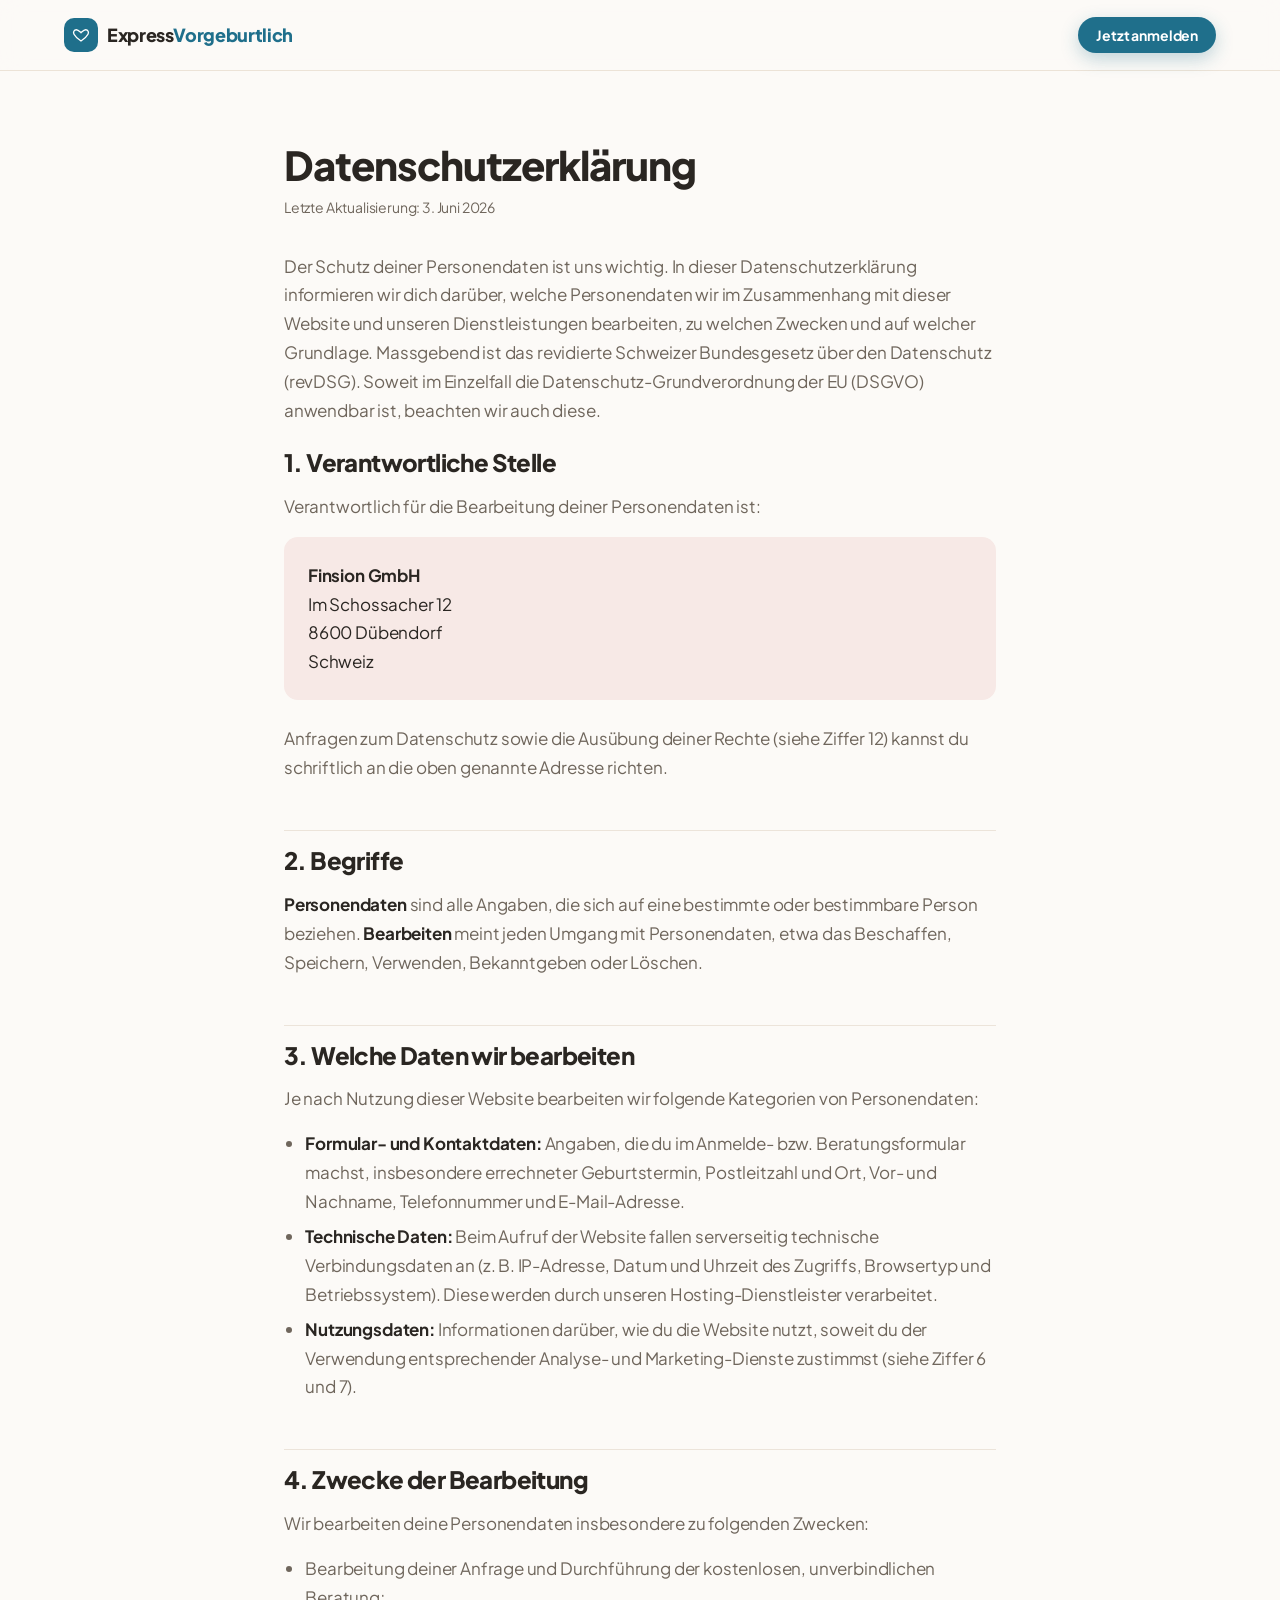
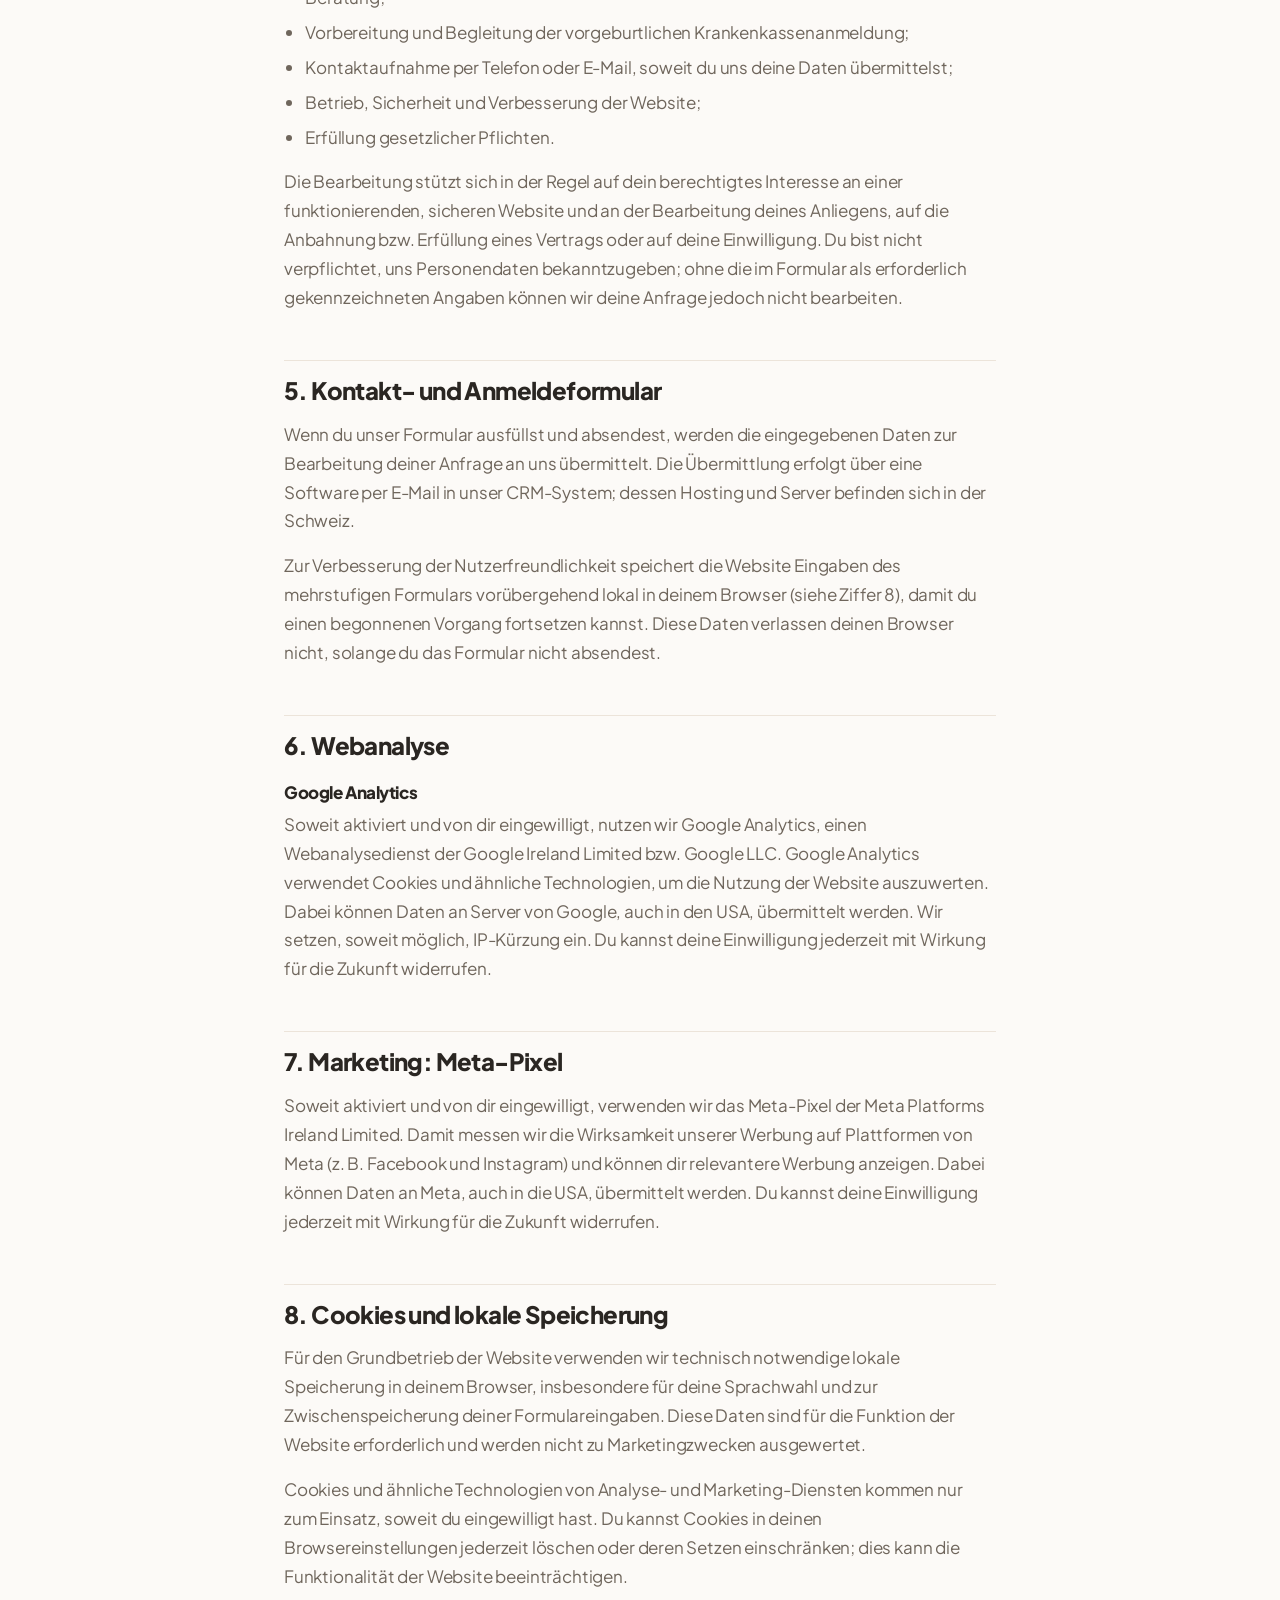
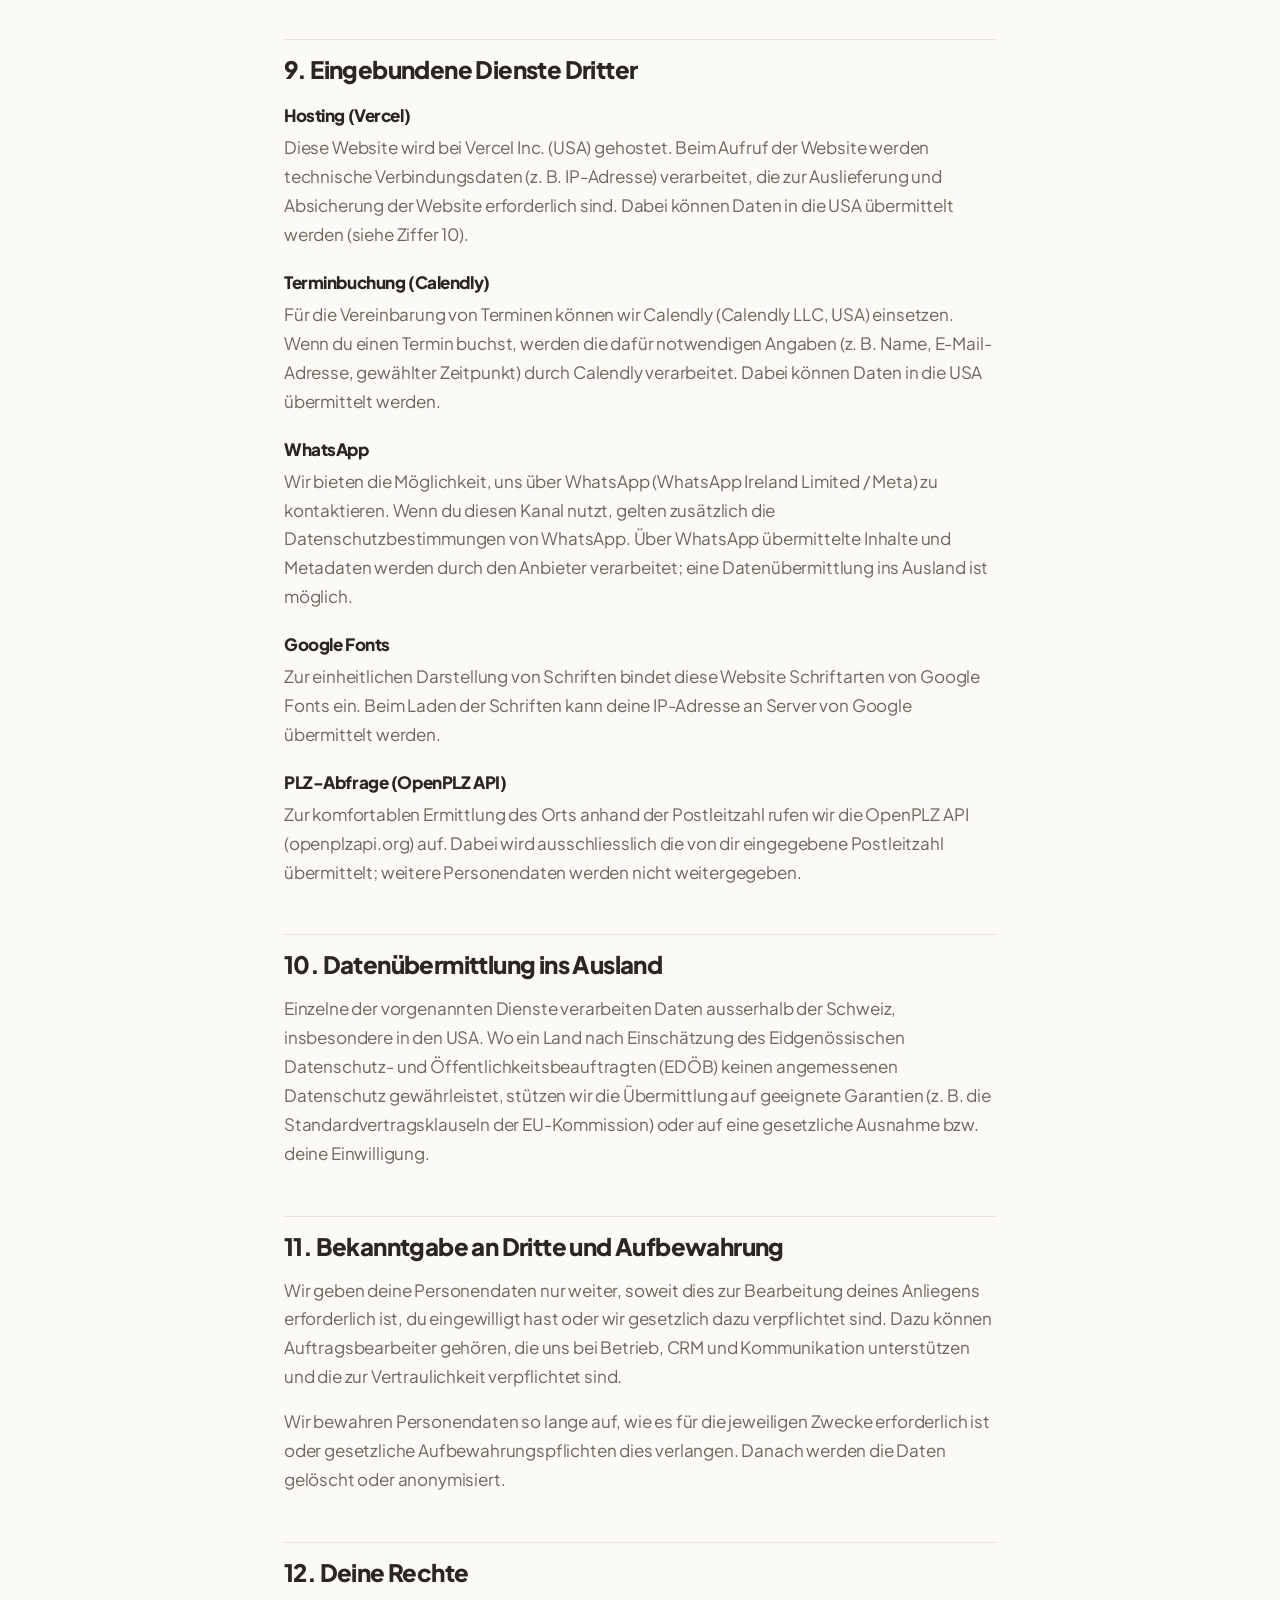
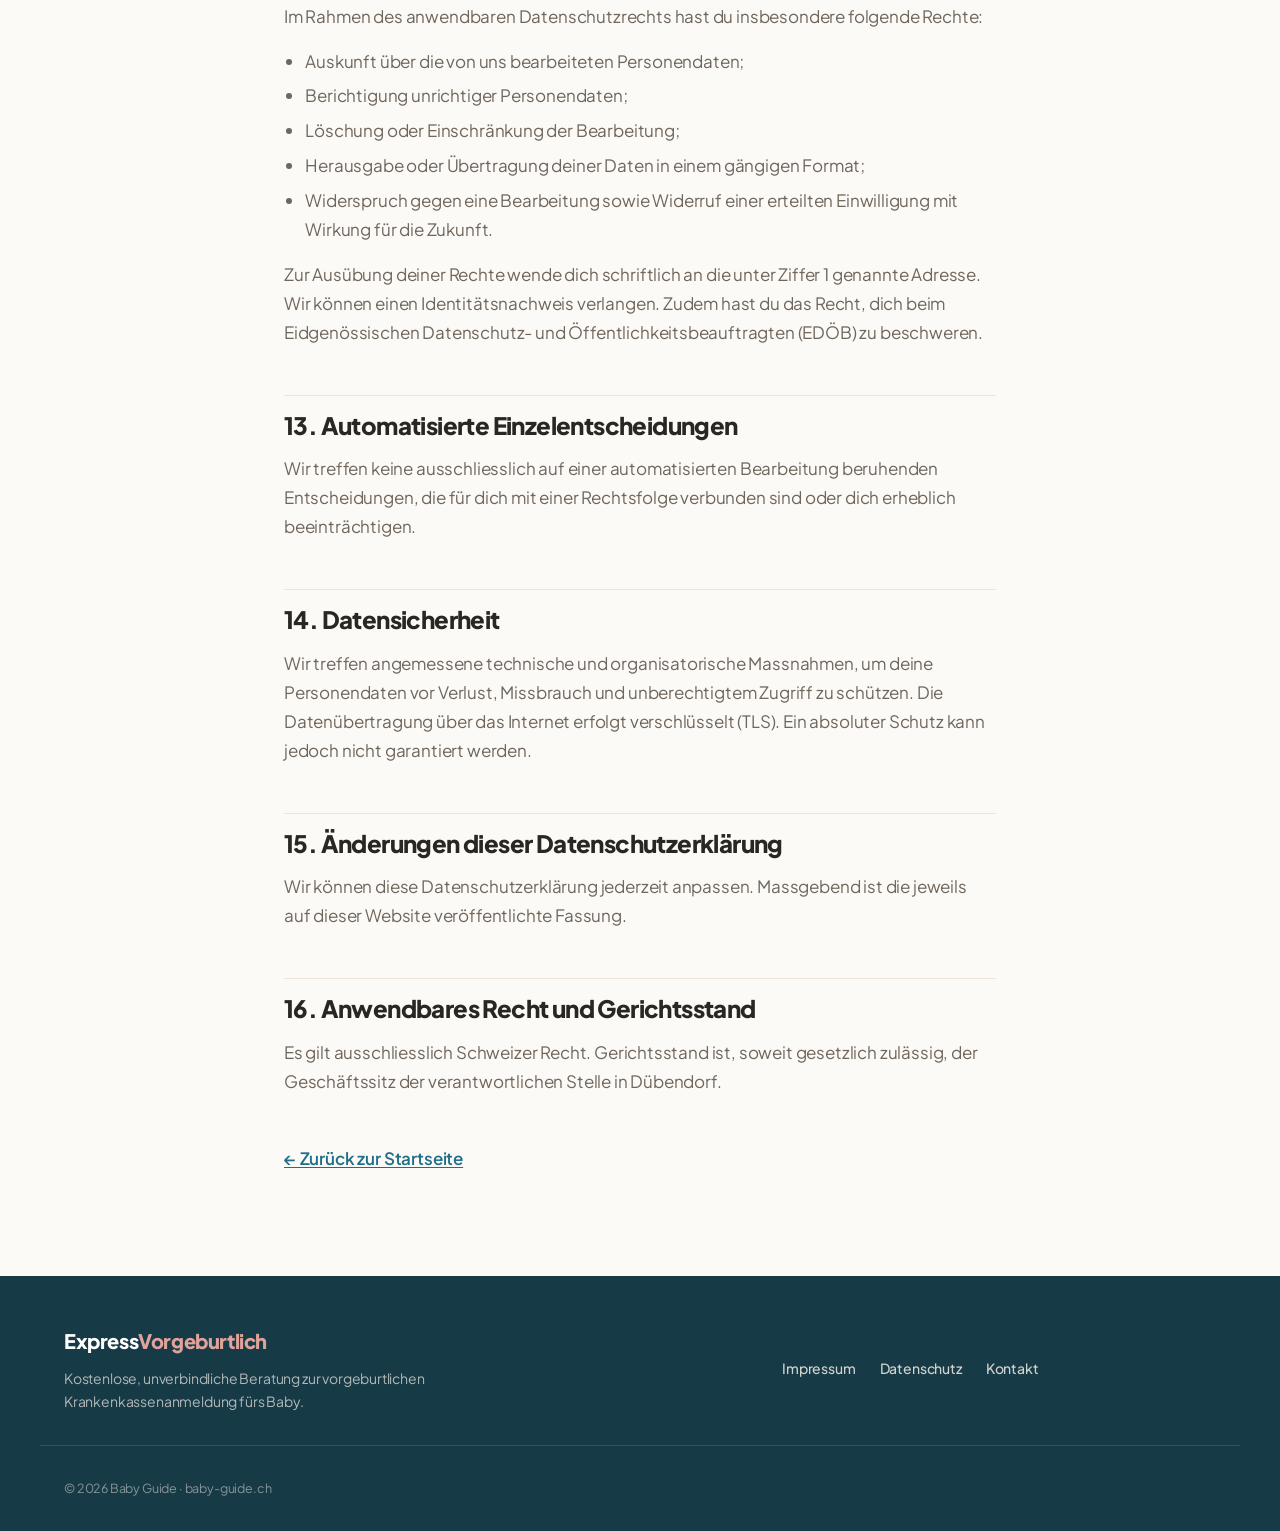
<file: datenschutz.html>
<!DOCTYPE html>
<html lang="de">
<head>
  <meta charset="UTF-8" />
  <meta name="viewport" content="width=device-width, initial-scale=1.0" />
  <title>Datenschutzerklärung · Baby Guide</title>
  <meta name="description" content="Datenschutzerklärung von Baby Guide nach revidiertem Schweizer Datenschutzgesetz (revDSG)." />
  <meta name="robots" content="index, follow" />
  <link rel="canonical" href="https://baby-guide.ch/datenschutz.html" />

  <link rel="icon" href="/favicon.ico" sizes="any" />
  <link rel="icon" href="/favicon.svg" type="image/svg+xml" />
  <link rel="apple-touch-icon" href="/apple-touch-icon.png" />

  <link rel="preconnect" href="https://fonts.googleapis.com" />
  <link rel="preconnect" href="https://fonts.gstatic.com" crossorigin />
  <link rel="stylesheet"
        href="https://fonts.googleapis.com/css2?family=Plus+Jakarta+Sans:wght@400;500;600;700;800&display=swap" />

  <link rel="stylesheet" href="styles.css?v=32" />
</head>
<body>

  <!-- ============================================================
       HEADER (schlank, ohne Formular-Logik)
       ============================================================ -->
  <header class="site-header" id="top">
    <div class="container header-inner">
      <a class="logo" href="/" aria-label="Baby Guide: Startseite">
        <span class="logo-mark" aria-hidden="true">
          <svg viewBox="0 0 24 24" width="18" height="18">
            <path d="M12 20s-7-4.5-9.3-9C1.2 8.2 2.6 5 5.8 5 8 5 9.3 6.5 12 9c2.7-2.5 4-4 6.2-4 3.2 0 4.6 3.2 3.1 6-2.3 4.5-9.3 9-9.3 9z" fill="none" stroke="currentColor" stroke-width="1.8" stroke-linejoin="round"/>
          </svg>
        </span>
        <span class="logo-text">Express<span class="logo-accent">Vorgeburtlich</span></span>
      </a>
      <div class="header-actions">
        <a href="/#formular" class="btn btn-primary btn-sm header-cta">Jetzt anmelden</a>
      </div>
    </div>
  </header>

  <main>
    <section class="legal">
      <div class="container narrow">

        <div class="legal-head">
          <h1>Datenschutzerklärung</h1>
          <p class="legal-updated">Letzte Aktualisierung: 3. Juni 2026</p>
        </div>

        <p>
          Der Schutz deiner Personendaten ist uns wichtig. In dieser Datenschutzerklärung
          informieren wir dich darüber, welche Personendaten wir im Zusammenhang mit dieser
          Website und unseren Dienstleistungen bearbeiten, zu welchen Zwecken und auf welcher
          Grundlage. Massgebend ist das revidierte Schweizer Bundesgesetz über den Datenschutz
          (revDSG). Soweit im Einzelfall die Datenschutz-Grundverordnung der EU (DSGVO) anwendbar
          ist, beachten wir auch diese.
        </p>

        <h2>1. Verantwortliche Stelle</h2>
        <p>Verantwortlich für die Bearbeitung deiner Personendaten ist:</p>
        <div class="legal-box">
          <address>
            <strong>Finsion GmbH</strong><br />
            Im Schossacher 12<br />
            8600 Dübendorf<br />
            Schweiz
          </address>
        </div>
        <p>
          Anfragen zum Datenschutz sowie die Ausübung deiner Rechte (siehe Ziffer 12) kannst du
          schriftlich an die oben genannte Adresse richten.
        </p>

        <h2>2. Begriffe</h2>
        <p>
          <strong>Personendaten</strong> sind alle Angaben, die sich auf eine bestimmte oder
          bestimmbare Person beziehen. <strong>Bearbeiten</strong> meint jeden Umgang mit
          Personendaten, etwa das Beschaffen, Speichern, Verwenden, Bekanntgeben oder Löschen.
        </p>

        <h2>3. Welche Daten wir bearbeiten</h2>
        <p>Je nach Nutzung dieser Website bearbeiten wir folgende Kategorien von Personendaten:</p>
        <ul>
          <li>
            <strong>Formular- und Kontaktdaten:</strong> Angaben, die du im Anmelde- bzw.
            Beratungsformular machst, insbesondere errechneter Geburtstermin, Postleitzahl und Ort,
            Vor- und Nachname, Telefonnummer und E-Mail-Adresse.
          </li>
          <li>
            <strong>Technische Daten:</strong> Beim Aufruf der Website fallen serverseitig
            technische Verbindungsdaten an (z. B. IP-Adresse, Datum und Uhrzeit des Zugriffs,
            Browsertyp und Betriebssystem). Diese werden durch unseren Hosting-Dienstleister
            verarbeitet.
          </li>
          <li>
            <strong>Nutzungsdaten:</strong> Informationen darüber, wie du die Website nutzt,
            soweit du der Verwendung entsprechender Analyse- und Marketing-Dienste zustimmst
            (siehe Ziffer 6 und 7).
          </li>
        </ul>

        <h2>4. Zwecke der Bearbeitung</h2>
        <p>Wir bearbeiten deine Personendaten insbesondere zu folgenden Zwecken:</p>
        <ul>
          <li>Bearbeitung deiner Anfrage und Durchführung der kostenlosen, unverbindlichen Beratung;</li>
          <li>Vorbereitung und Begleitung der vorgeburtlichen Krankenkassenanmeldung;</li>
          <li>Kontaktaufnahme per Telefon oder E-Mail, soweit du uns deine Daten übermittelst;</li>
          <li>Betrieb, Sicherheit und Verbesserung der Website;</li>
          <li>Erfüllung gesetzlicher Pflichten.</li>
        </ul>
        <p>
          Die Bearbeitung stützt sich in der Regel auf dein berechtigtes Interesse an einer
          funktionierenden, sicheren Website und an der Bearbeitung deines Anliegens, auf die
          Anbahnung bzw. Erfüllung eines Vertrags oder auf deine Einwilligung. Du bist nicht
          verpflichtet, uns Personendaten bekanntzugeben; ohne die im Formular als erforderlich
          gekennzeichneten Angaben können wir deine Anfrage jedoch nicht bearbeiten.
        </p>

        <h2>5. Kontakt- und Anmeldeformular</h2>
        <p>
          Wenn du unser Formular ausfüllst und absendest, werden die eingegebenen Daten zur
          Bearbeitung deiner Anfrage an uns übermittelt. Die Übermittlung erfolgt über eine
          Software per E-Mail in unser CRM-System; dessen Hosting und Server befinden sich in der
          Schweiz.
        </p>
        <p>
          Zur Verbesserung der Nutzerfreundlichkeit speichert die Website Eingaben des mehrstufigen
          Formulars vorübergehend lokal in deinem Browser (siehe Ziffer 8), damit du einen
          begonnenen Vorgang fortsetzen kannst. Diese Daten verlassen deinen Browser nicht, solange
          du das Formular nicht absendest.
        </p>

        <h2>6. Webanalyse</h2>
        <h3>Google Analytics</h3>
        <p>
          Soweit aktiviert und von dir eingewilligt, nutzen wir Google Analytics, einen
          Webanalysedienst der Google Ireland Limited bzw. Google LLC. Google Analytics verwendet
          Cookies und ähnliche Technologien, um die Nutzung der Website auszuwerten. Dabei können
          Daten an Server von Google, auch in den USA, übermittelt werden. Wir setzen, soweit
          möglich, IP-Kürzung ein. Du kannst deine Einwilligung jederzeit mit Wirkung für die
          Zukunft widerrufen.
        </p>

        <h2>7. Marketing: Meta-Pixel</h2>
        <p>
          Soweit aktiviert und von dir eingewilligt, verwenden wir das Meta-Pixel der Meta Platforms
          Ireland Limited. Damit messen wir die Wirksamkeit unserer Werbung auf Plattformen von Meta
          (z. B. Facebook und Instagram) und können dir relevantere Werbung anzeigen. Dabei können
          Daten an Meta, auch in die USA, übermittelt werden. Du kannst deine Einwilligung jederzeit
          mit Wirkung für die Zukunft widerrufen.
        </p>

        <h2>8. Cookies und lokale Speicherung</h2>
        <p>
          Für den Grundbetrieb der Website verwenden wir technisch notwendige lokale Speicherung in
          deinem Browser, insbesondere für deine Sprachwahl und zur Zwischenspeicherung deiner
          Formulareingaben. Diese Daten sind für die Funktion der Website erforderlich und werden
          nicht zu Marketingzwecken ausgewertet.
        </p>
        <p>
          Cookies und ähnliche Technologien von Analyse- und Marketing-Diensten kommen nur zum
          Einsatz, soweit du eingewilligt hast. Du kannst Cookies in deinen Browsereinstellungen
          jederzeit löschen oder deren Setzen einschränken; dies kann die Funktionalität der Website
          beeinträchtigen.
        </p>

        <h2>9. Eingebundene Dienste Dritter</h2>
        <h3>Hosting (Vercel)</h3>
        <p>
          Diese Website wird bei Vercel Inc. (USA) gehostet. Beim Aufruf der Website werden
          technische Verbindungsdaten (z. B. IP-Adresse) verarbeitet, die zur Auslieferung und
          Absicherung der Website erforderlich sind. Dabei können Daten in die USA übermittelt
          werden (siehe Ziffer 10).
        </p>
        <h3>Terminbuchung (Calendly)</h3>
        <p>
          Für die Vereinbarung von Terminen können wir Calendly (Calendly LLC, USA) einsetzen. Wenn
          du einen Termin buchst, werden die dafür notwendigen Angaben (z. B. Name, E-Mail-Adresse,
          gewählter Zeitpunkt) durch Calendly verarbeitet. Dabei können Daten in die USA übermittelt
          werden.
        </p>
        <h3>WhatsApp</h3>
        <p>
          Wir bieten die Möglichkeit, uns über WhatsApp (WhatsApp Ireland Limited / Meta) zu
          kontaktieren. Wenn du diesen Kanal nutzt, gelten zusätzlich die Datenschutzbestimmungen
          von WhatsApp. Über WhatsApp übermittelte Inhalte und Metadaten werden durch den Anbieter
          verarbeitet; eine Datenübermittlung ins Ausland ist möglich.
        </p>
        <h3>Google Fonts</h3>
        <p>
          Zur einheitlichen Darstellung von Schriften bindet diese Website Schriftarten von Google
          Fonts ein. Beim Laden der Schriften kann deine IP-Adresse an Server von Google übermittelt
          werden.
        </p>
        <h3>PLZ-Abfrage (OpenPLZ API)</h3>
        <p>
          Zur komfortablen Ermittlung des Orts anhand der Postleitzahl rufen wir die OpenPLZ API
          (openplzapi.org) auf. Dabei wird ausschliesslich die von dir eingegebene Postleitzahl
          übermittelt; weitere Personendaten werden nicht weitergegeben.
        </p>

        <h2>10. Datenübermittlung ins Ausland</h2>
        <p>
          Einzelne der vorgenannten Dienste verarbeiten Daten ausserhalb der Schweiz, insbesondere
          in den USA. Wo ein Land nach Einschätzung des Eidgenössischen Datenschutz- und
          Öffentlichkeitsbeauftragten (EDÖB) keinen angemessenen Datenschutz gewährleistet, stützen
          wir die Übermittlung auf geeignete Garantien (z. B. die Standardvertragsklauseln der
          EU-Kommission) oder auf eine gesetzliche Ausnahme bzw. deine Einwilligung.
        </p>

        <h2>11. Bekanntgabe an Dritte und Aufbewahrung</h2>
        <p>
          Wir geben deine Personendaten nur weiter, soweit dies zur Bearbeitung deines Anliegens
          erforderlich ist, du eingewilligt hast oder wir gesetzlich dazu verpflichtet sind. Dazu
          können Auftragsbearbeiter gehören, die uns bei Betrieb, CRM und Kommunikation
          unterstützen und die zur Vertraulichkeit verpflichtet sind.
        </p>
        <p>
          Wir bewahren Personendaten so lange auf, wie es für die jeweiligen Zwecke erforderlich ist
          oder gesetzliche Aufbewahrungspflichten dies verlangen. Danach werden die Daten gelöscht
          oder anonymisiert.
        </p>

        <h2>12. Deine Rechte</h2>
        <p>Im Rahmen des anwendbaren Datenschutzrechts hast du insbesondere folgende Rechte:</p>
        <ul>
          <li>Auskunft über die von uns bearbeiteten Personendaten;</li>
          <li>Berichtigung unrichtiger Personendaten;</li>
          <li>Löschung oder Einschränkung der Bearbeitung;</li>
          <li>Herausgabe oder Übertragung deiner Daten in einem gängigen Format;</li>
          <li>Widerspruch gegen eine Bearbeitung sowie Widerruf einer erteilten Einwilligung mit Wirkung für die Zukunft.</li>
        </ul>
        <p>
          Zur Ausübung deiner Rechte wende dich schriftlich an die unter Ziffer 1 genannte Adresse.
          Wir können einen Identitätsnachweis verlangen. Zudem hast du das Recht, dich beim
          Eidgenössischen Datenschutz- und Öffentlichkeitsbeauftragten (EDÖB) zu beschweren.
        </p>

        <h2>13. Automatisierte Einzelentscheidungen</h2>
        <p>
          Wir treffen keine ausschliesslich auf einer automatisierten Bearbeitung beruhenden
          Entscheidungen, die für dich mit einer Rechtsfolge verbunden sind oder dich erheblich
          beeinträchtigen.
        </p>

        <h2>14. Datensicherheit</h2>
        <p>
          Wir treffen angemessene technische und organisatorische Massnahmen, um deine Personendaten
          vor Verlust, Missbrauch und unberechtigtem Zugriff zu schützen. Die Datenübertragung über
          das Internet erfolgt verschlüsselt (TLS). Ein absoluter Schutz kann jedoch nicht garantiert
          werden.
        </p>

        <h2>15. Änderungen dieser Datenschutzerklärung</h2>
        <p>
          Wir können diese Datenschutzerklärung jederzeit anpassen. Massgebend ist die jeweils auf
          dieser Website veröffentlichte Fassung.
        </p>

        <h2>16. Anwendbares Recht und Gerichtsstand</h2>
        <p>
          Es gilt ausschliesslich Schweizer Recht. Gerichtsstand ist, soweit gesetzlich zulässig,
          der Geschäftssitz der verantwortlichen Stelle in Dübendorf.
        </p>

        <a href="/" class="legal-back">← Zurück zur Startseite</a>

      </div>
    </section>
  </main>

  <!-- ============================================================
       FOOTER (konsistent zur Startseite)
       ============================================================ -->
  <footer class="site-footer">
    <div class="container footer-inner">
      <div class="footer-brand">
        <span class="logo-text footer-logo">Express<span class="logo-accent">Vorgeburtlich</span></span>
        <p class="footer-tagline">Kostenlose, unverbindliche Beratung zur vorgeburtlichen Krankenkassenanmeldung fürs Baby.</p>
      </div>
      <nav class="footer-links" aria-label="Footer-Navigation">
        <a href="/impressum.html">Impressum</a>
        <a href="/datenschutz.html">Datenschutz</a>
        <a href="/#formular">Kontakt</a>
      </nav>
    </div>
    <div class="container footer-legal-wrap">
      <p class="legal-note">© <span id="year">2026</span> Baby Guide · baby-guide.ch</p>
    </div>
  </footer>

  <script>
    document.getElementById('year').textContent = new Date().getFullYear();
  </script>
</body>
</html>
</file>
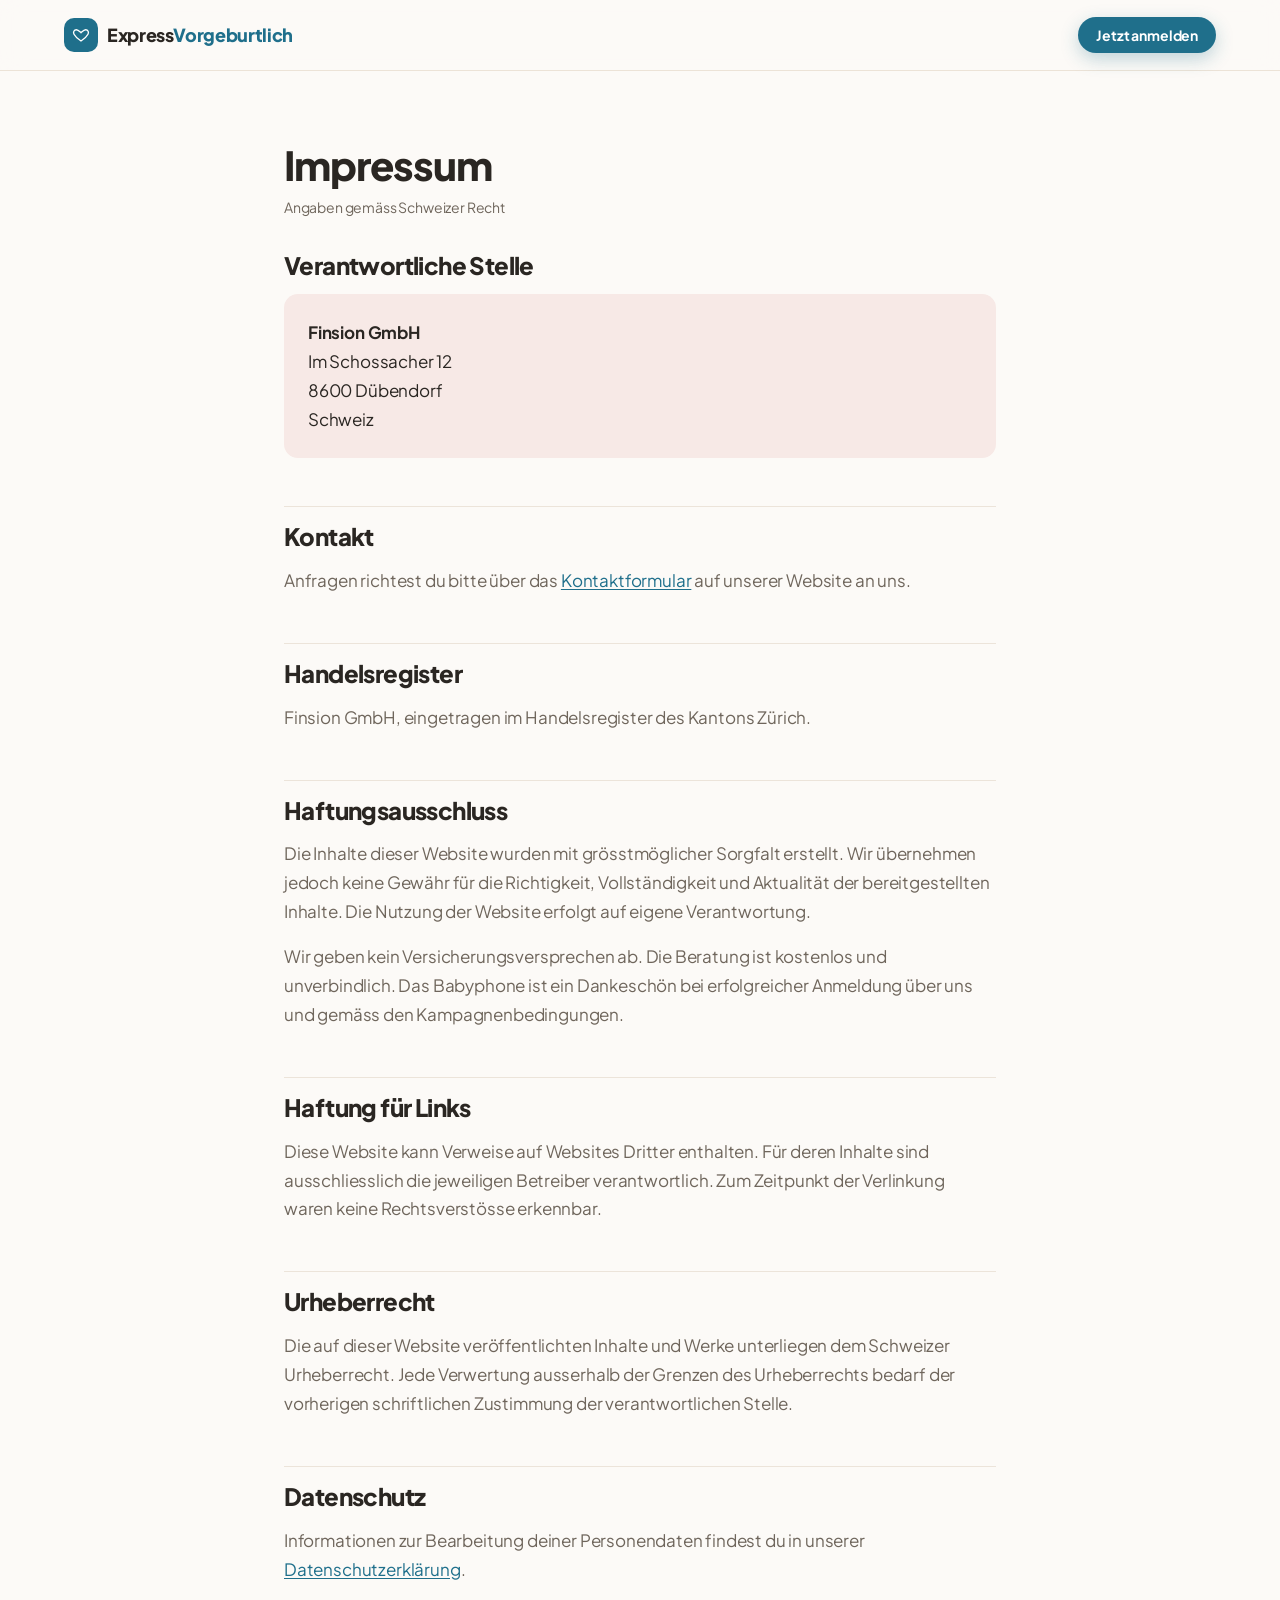
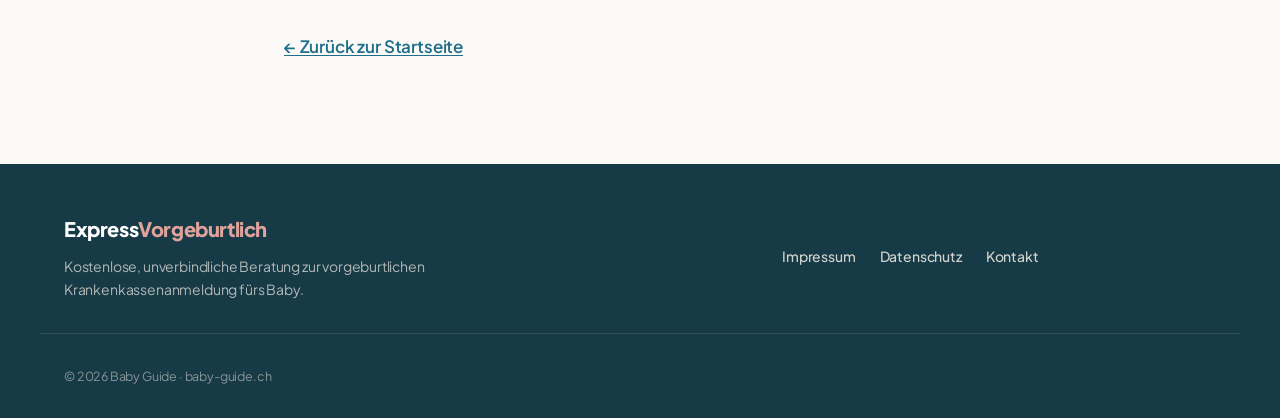
<file: impressum.html>
<!DOCTYPE html>
<html lang="de">
<head>
  <meta charset="UTF-8" />
  <meta name="viewport" content="width=device-width, initial-scale=1.0" />
  <title>Impressum · Baby Guide</title>
  <meta name="description" content="Impressum von Baby Guide (Finsion GmbH)." />
  <meta name="robots" content="index, follow" />
  <link rel="canonical" href="https://baby-guide.ch/impressum.html" />

  <link rel="icon" href="/favicon.ico" sizes="any" />
  <link rel="icon" href="/favicon.svg" type="image/svg+xml" />
  <link rel="apple-touch-icon" href="/apple-touch-icon.png" />

  <link rel="preconnect" href="https://fonts.googleapis.com" />
  <link rel="preconnect" href="https://fonts.gstatic.com" crossorigin />
  <link rel="stylesheet"
        href="https://fonts.googleapis.com/css2?family=Plus+Jakarta+Sans:wght@400;500;600;700;800&display=swap" />

  <link rel="stylesheet" href="styles.css?v=32" />
</head>
<body>

  <!-- ============================================================
       HEADER (schlank, ohne Formular-Logik)
       ============================================================ -->
  <header class="site-header" id="top">
    <div class="container header-inner">
      <a class="logo" href="/" aria-label="Baby Guide: Startseite">
        <span class="logo-mark" aria-hidden="true">
          <svg viewBox="0 0 24 24" width="18" height="18">
            <path d="M12 20s-7-4.5-9.3-9C1.2 8.2 2.6 5 5.8 5 8 5 9.3 6.5 12 9c2.7-2.5 4-4 6.2-4 3.2 0 4.6 3.2 3.1 6-2.3 4.5-9.3 9-9.3 9z" fill="none" stroke="currentColor" stroke-width="1.8" stroke-linejoin="round"/>
          </svg>
        </span>
        <span class="logo-text">Express<span class="logo-accent">Vorgeburtlich</span></span>
      </a>
      <div class="header-actions">
        <a href="/#formular" class="btn btn-primary btn-sm header-cta">Jetzt anmelden</a>
      </div>
    </div>
  </header>

  <main>
    <section class="legal">
      <div class="container narrow">

        <div class="legal-head">
          <h1>Impressum</h1>
          <p class="legal-updated">Angaben gemäss Schweizer Recht</p>
        </div>

        <h2>Verantwortliche Stelle</h2>
        <div class="legal-box">
          <address>
            <strong>Finsion GmbH</strong><br />
            Im Schossacher 12<br />
            8600 Dübendorf<br />
            Schweiz
          </address>
        </div>

        <h2>Kontakt</h2>
        <p>
          Anfragen richtest du bitte über das
          <a href="/#formular">Kontaktformular</a> auf unserer Website an uns.
        </p>

        <h2>Handelsregister</h2>
        <p>
          Finsion GmbH, eingetragen im Handelsregister des Kantons Zürich.
        </p>

        <h2>Haftungsausschluss</h2>
        <p>
          Die Inhalte dieser Website wurden mit grösstmöglicher Sorgfalt erstellt. Wir übernehmen
          jedoch keine Gewähr für die Richtigkeit, Vollständigkeit und Aktualität der
          bereitgestellten Inhalte. Die Nutzung der Website erfolgt auf eigene Verantwortung.
        </p>
        <p>
          Wir geben kein Versicherungsversprechen ab. Die Beratung ist kostenlos und unverbindlich.
          Das Babyphone ist ein Dankeschön bei erfolgreicher Anmeldung über uns und gemäss den
          Kampagnenbedingungen.
        </p>

        <h2>Haftung für Links</h2>
        <p>
          Diese Website kann Verweise auf Websites Dritter enthalten. Für deren Inhalte sind
          ausschliesslich die jeweiligen Betreiber verantwortlich. Zum Zeitpunkt der Verlinkung
          waren keine Rechtsverstösse erkennbar.
        </p>

        <h2>Urheberrecht</h2>
        <p>
          Die auf dieser Website veröffentlichten Inhalte und Werke unterliegen dem Schweizer
          Urheberrecht. Jede Verwertung ausserhalb der Grenzen des Urheberrechts bedarf der
          vorherigen schriftlichen Zustimmung der verantwortlichen Stelle.
        </p>

        <h2>Datenschutz</h2>
        <p>
          Informationen zur Bearbeitung deiner Personendaten findest du in unserer
          <a href="/datenschutz.html">Datenschutzerklärung</a>.
        </p>

        <a href="/" class="legal-back">← Zurück zur Startseite</a>

      </div>
    </section>
  </main>

  <!-- ============================================================
       FOOTER (konsistent zur Startseite)
       ============================================================ -->
  <footer class="site-footer">
    <div class="container footer-inner">
      <div class="footer-brand">
        <span class="logo-text footer-logo">Express<span class="logo-accent">Vorgeburtlich</span></span>
        <p class="footer-tagline">Kostenlose, unverbindliche Beratung zur vorgeburtlichen Krankenkassenanmeldung fürs Baby.</p>
      </div>
      <nav class="footer-links" aria-label="Footer-Navigation">
        <a href="/impressum.html">Impressum</a>
        <a href="/datenschutz.html">Datenschutz</a>
        <a href="/#formular">Kontakt</a>
      </nav>
    </div>
    <div class="container footer-legal-wrap">
      <p class="legal-note">© <span id="year">2026</span> Baby Guide · baby-guide.ch</p>
    </div>
  </footer>

  <script>
    document.getElementById('year').textContent = new Date().getFullYear();
  </script>
</body>
</html>
</file>
<file: styles.css>
/* ============================================================
   Baby Guide: styles.css
   Modern, clean, warm & vertrauensvoll. Mobile-first, WCAG 2.1 AA.
   ============================================================ */

/* ===== Design-Tokens ===== */
:root {
  /* Hintergründe */
  --bg: #FCFAF7;
  --bg-card: #FFFFFF;
  --bg-soft: #F4EEE6;
  --bg-deep: #173A47;        /* dunkler Akzentboden (Footer / Final-CTA) */

  /* Marke / Akzente */
  --brand: #1F6F8B;          /* primärer Trust-Ton */
  --brand-hover: #185A72;
  --brand-soft: #E6F0F3;
  --rose: #E0A39B;
  --rose-soft: #F7E9E6;
  --rose-ink: #9A463C;       /* AA-konformer Rotton auf --rose-soft (~5.35:1) */
  --green: #6FA98A;

  /* Text */
  --text: #2A2622;
  --text-soft: #6F665C;
  --text-invert: #F4EEE6;

  /* Linien / States */
  --border: #ECE3D7;
  --border-strong: #DDD2C3;
  --error: #C0533F;
  --focus: #1F6F8B;

  /* Radius & Schatten */
  --r-lg: 24px;
  --r-md: 16px;
  --r-sm: 12px;
  --r-pill: 999px;
  --shadow-xs: 0 1px 2px rgba(34, 30, 26, 0.04);
  --shadow-sm: 0 4px 16px rgba(34, 30, 26, 0.06);
  --shadow-md: 0 12px 32px rgba(34, 30, 26, 0.08);
  --shadow-lg: 0 24px 60px rgba(23, 58, 71, 0.14);

  /* Typo */
  --font: "Plus Jakarta Sans", system-ui, -apple-system, "Segoe UI", Roboto, sans-serif;

  /* Spacing (8-pt) */
  --sp-1: 8px; --sp-2: 16px; --sp-3: 24px; --sp-4: 32px;
  --sp-5: 48px; --sp-6: 72px; --sp-7: 104px;

  --maxw: 1200px;
}

/* ===== Reset / Base ===== */
*, *::before, *::after { box-sizing: border-box; }
html { scroll-behavior: smooth; -webkit-text-size-adjust: 100%; }
body {
  margin: 0;
  font-family: var(--font);
  color: var(--text);
  background: var(--bg);
  line-height: 1.65;
  font-size: 17px;
  letter-spacing: -0.01em;
  -webkit-font-smoothing: antialiased;
}
img { max-width: 100%; height: auto; display: block; }
h1, h2, h3 { line-height: 1.12; font-weight: 800; margin: 0 0 var(--sp-2); letter-spacing: -0.025em; }
a { color: var(--brand); }

.container { width: 100%; max-width: var(--maxw); margin: 0 auto; padding: 0 var(--sp-3); }
.container.narrow { max-width: 760px; }
.center { text-align: center; }

.section { padding: var(--sp-6) 0; }

/* Eyebrow / Kicker */
.eyebrow {
  display: inline-block;
  font-size: 13px; font-weight: 700; letter-spacing: 0.08em; text-transform: uppercase;
  color: var(--brand);
  background: var(--brand-soft);
  padding: 6px 14px; border-radius: var(--r-pill);
  margin-bottom: var(--sp-2);
}
.eyebrow-rose { color: var(--rose-ink); background: var(--rose-soft); }

/* Icons */
.ic { width: 20px; height: 20px; flex: 0 0 auto; }
.ic-r { width: 18px; height: 18px; }

/* ===== Buttons ===== */
.btn {
  display: inline-flex; align-items: center; justify-content: center; gap: 8px;
  border: none; border-radius: var(--r-pill);
  font-family: var(--font); font-weight: 700; font-size: 16px;
  text-decoration: none; cursor: pointer; padding: 13px 24px;
  transition: background-color .2s ease, transform .08s ease, box-shadow .2s ease, color .2s ease;
  line-height: 1.2; white-space: nowrap;
}
.btn-primary { background: var(--brand); color: #fff; box-shadow: 0 6px 18px rgba(31, 111, 139, 0.28); }
.btn-primary:hover { background: var(--brand-hover); transform: translateY(-1px); box-shadow: 0 10px 24px rgba(31, 111, 139, 0.32); }
.btn-primary:active { transform: translateY(0); }
.btn-ghost { background: var(--bg-card); color: var(--brand); border: 1.5px solid var(--border-strong); }
.btn-ghost:hover { border-color: var(--brand); background: var(--brand-soft); }
.btn-light { background: #fff; color: var(--brand); }
.btn-light:hover { background: var(--bg-soft); transform: translateY(-1px); }
.btn-sm { padding: 10px 18px; font-size: 14px; }
.btn-lg { padding: 16px 30px; font-size: 17px; }
.btn-block { width: 100%; }

/* Fokus-States */
:focus-visible { outline: 3px solid var(--focus); outline-offset: 2px; border-radius: 6px; }

/* ============================================================
   HEADER
   ============================================================ */
.site-header {
  position: sticky; top: 0; z-index: 50;
  background: rgba(252, 250, 247, 0.85);
  backdrop-filter: saturate(180%) blur(12px);
  border-bottom: 1px solid var(--border);
}
.header-inner { display: flex; align-items: center; justify-content: space-between; gap: var(--sp-2); min-height: 70px; }
.logo { display: inline-flex; align-items: center; gap: 9px; text-decoration: none; color: var(--text); }
.logo-mark {
  width: 34px; height: 34px; border-radius: 10px;
  background: var(--brand); color: #fff;
  display: flex; align-items: center; justify-content: center;
}
.logo-text { font-weight: 800; font-size: 18px; letter-spacing: -0.02em; }
.logo-accent { color: var(--brand); }

.main-nav { display: none; gap: var(--sp-3); }
.main-nav a { color: var(--text-soft); text-decoration: none; font-weight: 600; font-size: 15px; transition: color .2s; }
.main-nav a:hover { color: var(--brand); }

.header-actions { display: flex; align-items: center; gap: var(--sp-1); }

.lang-switch { display: flex; gap: 2px; background: var(--bg-soft); border-radius: var(--r-pill); padding: 3px; }
.lang-btn {
  border: none; background: transparent; cursor: pointer;
  font-size: 12px; font-weight: 700; color: var(--text-soft);
  padding: 6px 10px; border-radius: var(--r-pill); font-family: var(--font); transition: .15s;
}
.lang-btn[aria-pressed="true"] { background: var(--bg-card); color: var(--brand); box-shadow: var(--shadow-xs); }

.header-cta { display: none; }

/* Mobile-Nav-Toggle */
.nav-toggle {
  display: inline-flex; flex-direction: column; justify-content: center; gap: 4px;
  width: 42px; height: 42px; border: 1px solid var(--border); border-radius: 12px;
  background: var(--bg-card); cursor: pointer; padding: 10px;
}
.nav-toggle span { display: block; height: 2px; background: var(--text); border-radius: 2px; transition: .25s; }
.nav-toggle[aria-expanded="true"] span:nth-child(1) { transform: translateY(6px) rotate(45deg); }
.nav-toggle[aria-expanded="true"] span:nth-child(2) { opacity: 0; }
.nav-toggle[aria-expanded="true"] span:nth-child(3) { transform: translateY(-6px) rotate(-45deg); }

.mobile-nav {
  display: flex; flex-direction: column; gap: 2px;
  padding: var(--sp-2) var(--sp-3) var(--sp-3);
  border-bottom: 1px solid var(--border); background: var(--bg);
}
.mobile-nav[hidden] { display: none; }
.mobile-nav a { color: var(--text); text-decoration: none; padding: 12px 0; font-weight: 600; border-bottom: 1px solid var(--border); }
.mobile-nav a:last-child { border-bottom: none; }
.mobile-nav .btn { margin-top: var(--sp-2); color: #fff; }

/* ============================================================
   HERO
   ============================================================ */
.hero {
  position: relative;
  padding: var(--sp-5) 0 var(--sp-5);
  background:
    radial-gradient(900px 460px at 88% -8%, rgba(31, 111, 139, 0.10), transparent 60%),
    radial-gradient(760px 460px at -8% 6%, rgba(224, 163, 155, 0.14), transparent 58%),
    var(--bg);
}
.hero-grid { display: grid; gap: var(--sp-4); grid-template-columns: 1fr; align-items: start; }
.hero-title { font-size: clamp(30px, 6.2vw, 50px); margin-bottom: var(--sp-2); }
.hero-sub { font-size: clamp(16px, 2.2vw, 19px); color: var(--text-soft); margin: 0 0 var(--sp-3); max-width: 540px; }

.hero-checks { list-style: none; margin: 0 0 var(--sp-3); padding: 0; display: grid; gap: 10px; }
.hero-checks li { display: flex; align-items: center; gap: 10px; font-weight: 600; font-size: 15px; }
.hero-checks .ic { color: #fff; background: var(--green); border-radius: 50%; padding: 3px; width: 22px; height: 22px; }

.hero-cta-row { display: flex; flex-wrap: wrap; gap: var(--sp-2); margin-bottom: var(--sp-3); }

.hero-gift-note {
  display: inline-flex; align-items: center; gap: 9px;
  font-size: 14px; color: var(--text-soft); font-weight: 600;
  background: var(--rose-soft); color: var(--rose-ink);
  padding: 10px 16px; border-radius: var(--r-pill); margin: 0;
}
.hero-gift-note .ic { color: var(--rose-ink); }

.hero-urgency {
  display: flex; align-items: center; gap: 10px;
  font-size: 14px; font-weight: 600; line-height: 1.35;
  color: var(--rose-ink); background: var(--rose-soft);
  border-left: 4px solid var(--rose);
  padding: 12px 16px; border-radius: var(--r-sm);
  margin: 0 0 var(--sp-3);
}
.hero-urgency .ic { color: var(--rose-ink); flex-shrink: 0; width: 22px; height: 22px; }

/* Hero-Formularkarte */
.hero-form-card {
  background: var(--bg-card);
  border-radius: var(--r-lg);
  box-shadow: var(--shadow-lg);
  border: 1px solid var(--border);
  padding: var(--sp-4);
  order: -1;                 /* Mobil: Formular zuoberst */
}
.form-card-head { margin-bottom: var(--sp-3); }
.form-title { font-size: 23px; margin-bottom: 6px; }
.form-lead { color: var(--text-soft); font-size: 14.5px; margin: 0; }

/* Trust-Leiste unter Hero */
.trust-strip {
  list-style: none; margin: var(--sp-5) 0 0; padding: var(--sp-3) var(--sp-3);
  display: grid; grid-template-columns: 1fr 1fr; gap: var(--sp-2);
  background: var(--bg-card); border: 1px solid var(--border);
  border-radius: var(--r-md); box-shadow: var(--shadow-sm);
}
.trust-strip li { display: flex; align-items: center; gap: 10px; font-size: 14px; font-weight: 600; color: var(--text); }
.trust-strip .ic { color: var(--brand); }

/* ============================================================
   FORMULAR
   ============================================================ */
.form-row { margin-bottom: var(--sp-1); }
.form-row.two { display: grid; gap: var(--sp-2); grid-template-columns: 1fr; }
.form-field { margin-bottom: var(--sp-2); display: flex; flex-direction: column; }
.form-field label { font-size: 13.5px; font-weight: 700; margin-bottom: 6px; color: var(--text); }

.form-field input[type="text"],
.form-field input[type="tel"],
.form-field input[type="email"],
.form-field input[type="date"] {
  font-family: var(--font); font-size: 16px; padding: 13px 14px;
  border: 1.5px solid var(--border-strong); border-radius: var(--r-sm);
  background: #fff; color: var(--text); width: 100%;
  transition: border-color .15s, box-shadow .15s;
}

/* Datumsfeld: iOS/Safari richtet den Wert sonst zentriert/verschoben aus.
   Hier linksbuendig und gleiche Hoehe wie die anderen Felder erzwingen. */
.form-field input[type="date"] {
  -webkit-appearance: none;
  appearance: none;
  min-height: 50px;
  text-align: left;
  display: block;
}
.form-field input[type="date"]::-webkit-date-and-time-value {
  text-align: left;
  margin: 0;
}
.form-field input[type="date"]::-webkit-calendar-picker-indicator {
  margin-left: auto;
  opacity: .6;
}

.form-field input::placeholder { color: #b3a99c; }
.form-field input:focus {
  border-color: var(--brand); outline: none;
  box-shadow: 0 0 0 3px rgba(31, 111, 139, 0.16);
}
.form-field input[aria-invalid="true"] {
  border-color: var(--error); box-shadow: 0 0 0 3px rgba(192, 83, 63, 0.14);
}

.field-error { color: var(--error); font-size: 12.5px; font-weight: 600; margin: 6px 0 0; }
.field-error:empty { margin: 0; }

/* Checkbox */
.checkbox-field { margin-bottom: var(--sp-2); }
.checkbox { display: flex; align-items: flex-start; gap: 11px; font-size: 13.5px; font-weight: 500; color: var(--text-soft); cursor: pointer; }
.checkbox input { margin-top: 2px; width: 19px; height: 19px; accent-color: var(--brand); flex: 0 0 auto; }
.checkbox-text { line-height: 1.5; }
.inline-link { color: var(--brand); text-decoration: underline; font-weight: 600; }

.btn .btn-spinner {
  width: 18px; height: 18px; border-radius: 50%;
  border: 2.5px solid rgba(255,255,255,0.4); border-top-color: #fff;
  display: none; animation: spin .7s linear infinite;
}
.btn.is-loading .btn-spinner { display: inline-block; }
.btn.is-loading { opacity: .9; pointer-events: none; }
@keyframes spin { to { transform: rotate(360deg); } }

.form-microcopy { display: flex; align-items: center; justify-content: center; gap: 8px; font-size: 13px; color: var(--text-soft); margin: var(--sp-2) 0 0; font-weight: 500; }
.form-microcopy .ic { color: var(--green); width: 16px; height: 16px; }

.form-status { margin-top: var(--sp-2); padding: 12px 14px; border-radius: var(--r-sm); font-size: 14px; font-weight: 600; }
.form-status.is-error { background: rgba(192, 83, 63, 0.1); color: var(--error); }

/* Honeypot */
.hp-field { position: absolute; left: -9999px; width: 1px; height: 1px; overflow: hidden; }

/* Erfolgsmeldung */
.form-success { text-align: center; padding: var(--sp-3) 0; }
.success-icon {
  width: 64px; height: 64px; margin: 0 auto var(--sp-2);
  background: var(--green); color: #fff; border-radius: 50%;
  display: flex; align-items: center; justify-content: center;
}
.form-success h3 { font-size: 22px; }
.form-success p { color: var(--text-soft); margin-bottom: var(--sp-3); }

/* ============================================================
   MEHRSTUFIGES FORMULAR (Wizard)
   ============================================================ */
.sr-only {
  position: absolute; width: 1px; height: 1px; padding: 0; margin: -1px;
  overflow: hidden; clip: rect(0 0 0 0); white-space: nowrap; border: 0;
}

/* Fortschritt */
.wizard-progress { margin-bottom: var(--sp-3); }
.wizard-progress-bar {
  height: 8px; border-radius: var(--r-pill);
  background: var(--bg-soft); overflow: hidden;
}
.wizard-progress-bar > span {
  display: block; height: 100%; border-radius: var(--r-pill);
  background: linear-gradient(90deg, var(--brand), #2C8FB0);
  transition: width .45s cubic-bezier(.4, 0, .2, 1);
}
.wizard-progress-label {
  display: flex; align-items: center; gap: 7px;
  font-size: 12.5px; font-weight: 600; color: var(--text-soft);
  margin: 8px 0 0;
}
.wizard-step-count { color: var(--brand); font-weight: 800; }
.wizard-progress-dot { opacity: .5; }

/* Schritte */
.form-step { display: none; animation: stepIn .35s ease both; }
.form-step.is-active { display: block; }
@keyframes stepIn { from { opacity: 0; transform: translateY(8px); } to { opacity: 1; transform: none; } }

.step-q { font-size: 20px; font-weight: 800; margin: 0 0 4px; letter-spacing: -0.02em; }
.step-help { font-size: 14px; color: var(--text-soft); margin: 0 0 var(--sp-2); }

.wizard-actions { display: flex; align-items: center; gap: var(--sp-1); margin-top: var(--sp-1); }
.wizard-actions.single { display: block; }
.wizard-actions .wizard-back { flex: 0 0 auto; }
.wizard-actions .wizard-grow { flex: 1 1 auto; }

/* Anker-Hinweis (CHF 149) im letzten Schritt */
.wizard-anchor {
  display: flex; align-items: center; gap: 9px;
  background: var(--rose-soft); color: var(--rose-ink);
  font-size: 13px; font-weight: 600; line-height: 1.4;
  padding: 11px 14px; border-radius: var(--r-sm);
  margin: 0 0 var(--sp-2);
}
.wizard-anchor .ic { color: var(--rose-ink); flex: 0 0 auto; }

/* Wunsch-Krankenkasse: Dropdown + Hinweis */
.form-field select {
  font-family: var(--font); font-size: 16px; padding: 13px 14px;
  border: 1.5px solid var(--border-strong); border-radius: var(--r-sm);
  background: #fff; color: var(--text); width: 100%; min-height: 50px;
  -webkit-appearance: none; appearance: none;
  background-image: url("data:image/svg+xml,%3Csvg xmlns='http://www.w3.org/2000/svg' width='20' height='20' viewBox='0 0 24 24' fill='none' stroke='%239A463C' stroke-width='2' stroke-linecap='round' stroke-linejoin='round'%3E%3Cpath d='M6 9l6 6 6-6'/%3E%3C/svg%3E");
  background-repeat: no-repeat; background-position: right 12px center;
  padding-right: 40px;
  transition: border-color .15s, box-shadow .15s;
}
.form-field select:focus {
  border-color: var(--brand); outline: none;
  box-shadow: 0 0 0 3px rgba(31, 111, 139, 0.16);
}
.insurer-wrap[hidden] { display: none; }
.insurer-note {
  display: flex; align-items: flex-start; gap: 8px;
  color: var(--rose-ink); font-size: 13px; font-weight: 600; line-height: 1.4;
  margin: 8px 0 0;
}
.insurer-note .ic { color: var(--rose-ink); flex: 0 0 auto; width: 18px; height: 18px; margin-top: 1px; }

/* Countdown-Badge */
.due-result { margin: var(--sp-2) 0 var(--sp-3); }
.countdown-badge {
  display: flex; align-items: center; gap: 9px;
  background: var(--brand-soft); color: var(--brand);
  font-size: 14px; font-weight: 700; line-height: 1.35;
  padding: 12px 15px; border-radius: var(--r-sm);
  border: 1px solid rgba(31, 111, 139, 0.18);
}
.countdown-badge .ic { flex: 0 0 auto; }

/* ============================================================
   EXIT-INTENT-MODAL
   ============================================================ */
body.modal-open { overflow: hidden; }
.exit-modal {
  position: fixed; inset: 0; z-index: 200;
  display: flex; align-items: center; justify-content: center;
  padding: var(--sp-3);
  background: rgba(23, 58, 71, 0.55);
  backdrop-filter: blur(3px);
  animation: fadeIn .2s ease both;
}
.exit-modal[hidden] { display: none; }
@keyframes fadeIn { from { opacity: 0; } to { opacity: 1; } }
.exit-card {
  position: relative; width: 100%; max-width: 420px;
  background: var(--bg-card); border-radius: var(--r-lg);
  box-shadow: var(--shadow-lg); padding: var(--sp-4) var(--sp-3) var(--sp-3);
  text-align: center; animation: popIn .28s cubic-bezier(.34, 1.56, .64, 1) both;
}
@keyframes popIn { from { opacity: 0; transform: scale(.92) translateY(10px); } to { opacity: 1; transform: none; } }
.exit-icon {
  width: 56px; height: 56px; margin: 0 auto var(--sp-2);
  background: var(--brand-soft); color: var(--brand); border-radius: 50%;
  display: flex; align-items: center; justify-content: center;
}
.exit-icon .ic { width: 26px; height: 26px; }
.exit-card h3 { font-size: 21px; margin: 0 0 8px; }
.exit-card p { color: var(--text-soft); font-size: 15px; margin: 0 0 var(--sp-3); }
.exit-close {
  position: absolute; top: 12px; right: 12px;
  width: 36px; height: 36px; border-radius: 50%;
  border: none; background: var(--bg-soft); color: var(--text-soft);
  display: flex; align-items: center; justify-content: center; cursor: pointer;
  transition: background .15s, color .15s;
}
.exit-close:hover { background: var(--border); color: var(--text); }
.exit-dismiss {
  display: block; width: 100%; margin-top: var(--sp-1);
  background: none; border: none; cursor: pointer;
  font-family: var(--font); font-size: 14px; font-weight: 600; color: var(--text-soft);
  padding: 10px; border-radius: var(--r-sm);
}
.exit-dismiss:hover { color: var(--text); }

/* ============================================================
   PROBLEM / Karten
   ============================================================ */
.section-title { font-size: clamp(26px, 4.2vw, 38px); }
.section-lead { color: var(--text-soft); font-size: 18px; margin: 0 0 var(--sp-2); }
.center .section-lead { margin-left: auto; margin-right: auto; max-width: 620px; }

.problem-section .container.narrow { margin-bottom: var(--sp-4); }
.card-grid { display: grid; grid-template-columns: 1fr; gap: var(--sp-2); }
.info-card {
  background: var(--bg-card); border: 1px solid var(--border); border-radius: var(--r-md);
  padding: var(--sp-3); box-shadow: var(--shadow-xs);
  display: flex; align-items: center; gap: var(--sp-2);
  transition: transform .15s, box-shadow .15s, border-color .15s;
}
.info-card:hover { transform: translateY(-2px); box-shadow: var(--shadow-sm); border-color: var(--border-strong); }
.info-ic { flex: 0 0 auto; width: 48px; height: 48px; border-radius: 12px; background: var(--brand-soft); color: var(--brand); display: flex; align-items: center; justify-content: center; }
.info-ic svg { width: 24px; height: 24px; }
.info-card p { margin: 0; font-weight: 600; font-size: 15.5px; }

/* ============================================================
   SPLIT-Sektionen
   ============================================================ */
.split { display: grid; grid-template-columns: 1fr; gap: var(--sp-4); align-items: center; }
.rounded-img { border-radius: var(--r-lg); box-shadow: var(--shadow-md); width: 100%; object-fit: cover; aspect-ratio: 4 / 3; }
/* Produktfoto (Babyphone): freigestellt, vollstaendig zeigen, transparenter Hintergrund */
.gift-img { object-fit: contain; aspect-ratio: 1 / 1; background: transparent; box-shadow: none; }
.check-list { list-style: none; padding: 0; margin: var(--sp-1) 0 var(--sp-3); }
.check-list li { display: flex; align-items: center; gap: 11px; margin-bottom: 12px; font-weight: 600; font-size: 15.5px; }
.check-list .ic { color: #fff; background: var(--green); border-radius: 50%; padding: 3px; width: 22px; height: 22px; }
.fineprint { font-size: 13px; color: var(--text-soft); margin: 0 0 var(--sp-3); }

.solution-section { background: var(--bg-card); }
.gift-section { background: var(--bg-soft); }

/* ============================================================
   STEPS
   ============================================================ */
.steps-section .center { margin-bottom: var(--sp-4); }
.steps-grid {
  list-style: none; padding: 0; margin: 0 0 var(--sp-4);
  display: grid; grid-template-columns: 1fr; gap: var(--sp-3);
}
.step-card {
  position: relative; background: var(--bg-card); border: 1px solid var(--border);
  border-radius: var(--r-lg); padding: var(--sp-4) var(--sp-3); box-shadow: var(--shadow-xs);
  transition: transform .15s, box-shadow .15s;
}
.step-card:hover { transform: translateY(-3px); box-shadow: var(--shadow-md); }
.step-ic { width: 52px; height: 52px; border-radius: 14px; background: var(--brand-soft); color: var(--brand); display: flex; align-items: center; justify-content: center; margin-bottom: var(--sp-2); }
.step-ic svg { width: 26px; height: 26px; }
.step-num { position: absolute; top: var(--sp-3); right: var(--sp-3); font-size: 30px; font-weight: 800; color: var(--border-strong); letter-spacing: -0.02em; }
.step-card h3 { font-size: 19px; margin-bottom: 6px; }
.step-card p { margin: 0; color: var(--text-soft); font-size: 15px; }

/* ============================================================
   BENEFITS
   ============================================================ */
.benefits-section { background: var(--bg-card); }
.benefits-section .center { margin-bottom: var(--sp-4); }
.benefit-grid { display: grid; grid-template-columns: 1fr; gap: var(--sp-2); }
.benefit-card {
  background: var(--bg); border: 1px solid var(--border); border-radius: var(--r-md);
  padding: var(--sp-3); display: flex; align-items: center; gap: var(--sp-2);
  transition: transform .15s, box-shadow .15s, border-color .15s;
}
.benefit-card:hover { transform: translateY(-2px); box-shadow: var(--shadow-sm); border-color: var(--border-strong); }
.benefit-ic { flex: 0 0 auto; width: 46px; height: 46px; border-radius: 12px; background: var(--brand-soft); color: var(--brand); display: flex; align-items: center; justify-content: center; }
.benefit-ic svg { width: 23px; height: 23px; }
.benefit-card h3 { margin: 0; font-size: 16px; font-weight: 700; }

.form-recall-section { background: var(--bg-soft); }

/* ============================================================
   FAQ
   ============================================================ */
.faq-section .center { margin-bottom: var(--sp-4); }
.faq-list { display: flex; flex-direction: column; gap: var(--sp-1); }
.faq-item {
  background: var(--bg-card); border: 1px solid var(--border);
  border-radius: var(--r-md); box-shadow: var(--shadow-xs); overflow: hidden;
  transition: border-color .15s;
}
.faq-item[open] { border-color: var(--border-strong); box-shadow: var(--shadow-sm); }
.faq-item summary {
  cursor: pointer; padding: var(--sp-3); font-weight: 700; font-size: 16px;
  list-style: none; display: flex; justify-content: space-between; align-items: center; gap: var(--sp-2);
}
.faq-item summary::-webkit-details-marker { display: none; }
.faq-toggle { position: relative; flex: 0 0 auto; width: 22px; height: 22px; }
.faq-toggle::before, .faq-toggle::after {
  content: ""; position: absolute; top: 50%; left: 50%; transform: translate(-50%, -50%);
  background: var(--brand); border-radius: 2px;
}
.faq-toggle::before { width: 14px; height: 2px; }
.faq-toggle::after { width: 2px; height: 14px; transition: transform .2s; }
.faq-item[open] .faq-toggle::after { transform: translate(-50%, -50%) scaleY(0); }
.faq-answer { padding: 0 var(--sp-3) var(--sp-3); }
.faq-answer p { margin: 0; color: var(--text-soft); }

/* ============================================================
   FINAL CTA
   ============================================================ */
.final-cta { padding: var(--sp-5) 0; }
.final-cta-inner {
  background:
    radial-gradient(600px 280px at 80% 0%, rgba(224, 163, 155, 0.22), transparent 60%),
    var(--bg-deep);
  color: var(--text-invert);
  border-radius: var(--r-lg);
  padding: var(--sp-6) var(--sp-3);
  box-shadow: var(--shadow-md);
}
.final-title { font-size: clamp(26px, 4.4vw, 40px); margin-bottom: var(--sp-2); color: #fff; max-width: 760px; margin-left: auto; margin-right: auto; }
.final-lead { color: rgba(244, 238, 230, 0.82); font-size: 18px; margin: 0 auto var(--sp-3); max-width: 540px; }

/* ============================================================
   FOOTER
   ============================================================ */
.site-footer { background: var(--bg-deep); color: var(--text-invert); padding: var(--sp-5) 0 var(--sp-4); }
.footer-inner { display: grid; grid-template-columns: 1fr; gap: var(--sp-3); margin-bottom: var(--sp-4); padding-bottom: var(--sp-4); border-bottom: 1px solid rgba(244, 238, 230, 0.12); }
.footer-logo { color: #fff; font-size: 20px; }
.footer-logo .logo-accent { color: var(--rose); }
.footer-tagline { color: rgba(244, 238, 230, 0.7); font-size: 14px; margin: 10px 0 0; max-width: 420px; }
.footer-links { display: flex; flex-wrap: wrap; gap: var(--sp-2) var(--sp-3); align-items: flex-start; }
.footer-links a { color: rgba(244, 238, 230, 0.85); text-decoration: none; font-size: 14px; font-weight: 500; transition: color .2s; }
.footer-links a:hover { color: var(--rose); }
.footer-legal-wrap { display: flex; flex-direction: column; gap: 6px; }
.legal-note { color: rgba(244, 238, 230, 0.5); font-size: 12.5px; margin: 0; }

/* ============================================================
   Sticky Mobile-CTA
   ============================================================ */
.sticky-cta {
  position: fixed; bottom: 0; left: 0; right: 0; z-index: 40;
  padding: 10px var(--sp-3); background: rgba(252, 250, 247, 0.96);
  backdrop-filter: blur(10px); border-top: 1px solid var(--border);
  transform: translateY(120%); transition: transform .25s ease;
}
.sticky-cta .btn { color: #fff; }
.sticky-cta.is-visible { transform: translateY(0); }

/* ============================================================
   WhatsApp Floating-Button
   ============================================================ */
.whatsapp-fab {
  position: fixed; right: 18px; bottom: 80px; z-index: 45;
  width: 54px; height: 54px; border-radius: 50%;
  background: #25D366; color: #fff;
  display: flex; align-items: center; justify-content: center;
  box-shadow: var(--shadow-md); text-decoration: none;
}
.whatsapp-fab:hover { background: #1ebe5b; }

/* Sticky-CTA + WhatsApp-Button aktiv (<980px): genug Bodenabstand im Footer,
   damit die letzte Zeile weder hinter der Leiste noch hinter dem Button liegt */
@media (max-width: 979px) {
  .site-footer { padding-bottom: 140px; }
}

/* ============================================================
   Responsive: Smartphone (kompakter + Overlap-Fix)
   ============================================================ */
@media (max-width: 639px) {
  body { font-size: 16px; line-height: 1.58; }
  html, body { overflow-x: hidden; }

  /* Header: kompakter, damit nichts ueber den Rand laeuft (z. B. iPhone Pro Max) */
  .container { padding: 0 var(--sp-2); }            /* 24 -> 16 */
  .header-inner { gap: var(--sp-1); }
  .logo { gap: 8px; min-width: 0; }
  .logo-text { font-size: 16px; }
  .header-actions { gap: 6px; }
  .lang-switch { gap: 1px; padding: 2px; }
  .lang-btn { padding: 5px 7px; font-size: 11px; }
  .nav-toggle { width: 40px; height: 40px; padding: 9px; }

  /* Trust-Leiste einspaltig: Text bekommt volle Breite, kein Umbruch/Overlap
     mehr durch den WhatsApp-Button */
  .trust-strip { grid-template-columns: 1fr; gap: var(--sp-1); }

  /* Sektionen enger schachteln */
  .section { padding: var(--sp-5) 0; }              /* 72 -> 48 */
  .hero { padding: var(--sp-4) 0 var(--sp-4); }     /* 48 -> 32 */
  .hero-grid { gap: var(--sp-3); }                  /* 32 -> 24 */
  .hero-title { margin-bottom: var(--sp-1); }
  .hero-sub { margin-bottom: var(--sp-2); }
  .hero-cta-row { gap: var(--sp-1); margin-bottom: var(--sp-2); }
  .final-cta { padding: var(--sp-4) 0; }
  .site-footer { padding: var(--sp-4) 0 140px; }

  /* Typo etwas zurücknehmen */
  .section-lead { font-size: 16px; }
  .eyebrow { margin-bottom: var(--sp-1); }

  /* WhatsApp-Button: kleiner und klar oberhalb des Sticky-CTA,
     damit er keine Inhalte (Babyphone-Hinweis) überdeckt */
  .whatsapp-fab { width: 48px; height: 48px; right: 14px; bottom: 84px; }
  .whatsapp-fab svg { width: 24px; height: 24px; }
}

/* ============================================================
   Responsive: Sehr kleine Smartphones (<= 400px)
   Header noch kompakter, damit Logo + Sprachumschalter + Menue passen
   ============================================================ */
@media (max-width: 400px) {
  .logo-text { font-size: 15px; }
  .lang-btn { padding: 4px 6px; font-size: 11px; }
  .nav-toggle { width: 38px; height: 38px; padding: 9px; }
}

/* ============================================================
   Responsive: Tablet
   ============================================================ */
@media (min-width: 640px) {
  .form-row.two { grid-template-columns: 1fr 1fr; }
  .card-grid { grid-template-columns: repeat(2, 1fr); }
  .benefit-grid { grid-template-columns: repeat(2, 1fr); }
  .steps-grid { grid-template-columns: repeat(3, 1fr); }
  .trust-strip { grid-template-columns: repeat(4, 1fr); }
  .hero-checks { grid-template-columns: repeat(3, auto); }
  .footer-inner { grid-template-columns: 1.6fr 1fr; align-items: center; }
}

/* ============================================================
   Responsive: Desktop
   ============================================================ */
@media (min-width: 980px) {
  .main-nav { display: flex; }
  .header-cta { display: inline-flex; }
  .nav-toggle { display: none; }
  .mobile-nav { display: none !important; }

  .hero { padding: var(--sp-6) 0 var(--sp-5); }
  .hero-grid { grid-template-columns: 1.05fr 0.95fr; gap: var(--sp-5); align-items: center; }
  .hero-form-card { order: 0; }     /* Desktop: wieder rechts neben dem Text */
  .split { grid-template-columns: 1fr 1fr; gap: var(--sp-5); }
  .split.reverse .split-media { order: 2; }
  .benefit-grid { grid-template-columns: repeat(3, 1fr); }

  .sticky-cta { display: none; }
  .whatsapp-fab { bottom: 24px; }
}

/* ============================================================
   Reduced Motion
   ============================================================ */
@media (prefers-reduced-motion: reduce) {
  * { animation-duration: .01ms !important; transition-duration: .01ms !important; scroll-behavior: auto !important; }
}

/* ============================================================
   Rechtsseiten (Datenschutz / Impressum)
   ============================================================ */
.legal { padding: var(--sp-6) 0 var(--sp-7); }
.legal .legal-head { margin-bottom: var(--sp-4); }
.legal h1 { font-size: clamp(28px, 4.4vw, 40px); margin: 0 0 var(--sp-1); }
.legal .legal-updated { color: var(--text-soft); font-size: 14px; margin: 0; }
.legal h2 {
  font-size: clamp(20px, 2.6vw, 24px);
  margin: var(--sp-5) 0 var(--sp-2);
  padding-top: var(--sp-2);
  border-top: 1px solid var(--line, #ece4da);
}
.legal h2:first-of-type { border-top: 0; padding-top: 0; margin-top: var(--sp-3); }
.legal h3 { font-size: 17px; margin: var(--sp-3) 0 var(--sp-1); }
.legal p { color: var(--text-soft); margin: 0 0 var(--sp-2); line-height: 1.7; }
.legal ul { color: var(--text-soft); margin: 0 0 var(--sp-2) 0; padding-left: 1.25em; line-height: 1.7; }
.legal li { margin-bottom: 6px; }
.legal a { color: var(--brand); text-decoration: underline; text-underline-offset: 2px; }
.legal strong { color: var(--text); }
.legal .legal-box {
  background: var(--rose-soft);
  border-radius: var(--radius, 14px);
  padding: var(--sp-3);
  margin: var(--sp-2) 0 var(--sp-3);
}
.legal .legal-box p:last-child { margin-bottom: 0; }
.legal address { font-style: normal; color: var(--text); line-height: 1.7; }
.legal-back { display: inline-flex; align-items: center; gap: 6px; margin-top: var(--sp-4); color: var(--brand); text-decoration: none; font-weight: 600; }
.legal-back:hover { text-decoration: underline; }

/* ============================================================
   Cookie-/Consent-Banner
   ============================================================ */
.consent {
  position: fixed;
  left: 0; right: 0; bottom: 0;
  z-index: 60;
  padding: var(--sp-3);
  display: flex;
  justify-content: center;
}
.consent[hidden] { display: none; }
.consent-card {
  width: 100%;
  max-width: 880px;
  background: #fff;
  border: 1px solid var(--line, #ece4da);
  border-radius: var(--radius, 16px);
  box-shadow: 0 12px 40px rgba(20, 40, 50, 0.18);
  padding: var(--sp-3) var(--sp-4);
  display: flex;
  flex-direction: column;
  gap: var(--sp-2);
}
.consent-body h3 { font-size: 17px; margin: 0 0 6px; }
.consent-body p { font-size: 14px; color: var(--text-soft); margin: 0; line-height: 1.6; }
.consent-body a { color: var(--brand); text-decoration: underline; text-underline-offset: 2px; }
.consent-options {
  display: grid;
  gap: 10px;
  margin-top: var(--sp-2);
}
.consent-options[hidden] { display: none; }
.consent-opt {
  display: flex;
  align-items: flex-start;
  gap: 10px;
  font-size: 14px;
  cursor: pointer;
}
.consent-opt input { margin-top: 3px; width: 16px; height: 16px; accent-color: var(--brand); flex: 0 0 auto; }
.consent-opt strong { display: block; color: var(--text); font-size: 14px; }
.consent-opt small { display: block; color: var(--text-soft); font-size: 12.5px; line-height: 1.5; }
.consent-actions {
  display: flex;
  flex-wrap: wrap;
  gap: 10px;
  justify-content: flex-end;
}
.consent-actions .btn { flex: 0 0 auto; }
.consent-actions .btn[hidden] { display: none; }
@media (max-width: 639px) {
  .consent { padding: 10px; }
  .consent-card { padding: var(--sp-3); border-radius: 14px; }
  .consent-actions { justify-content: stretch; }
  .consent-actions .btn { flex: 1 1 auto; }
}
</file>
